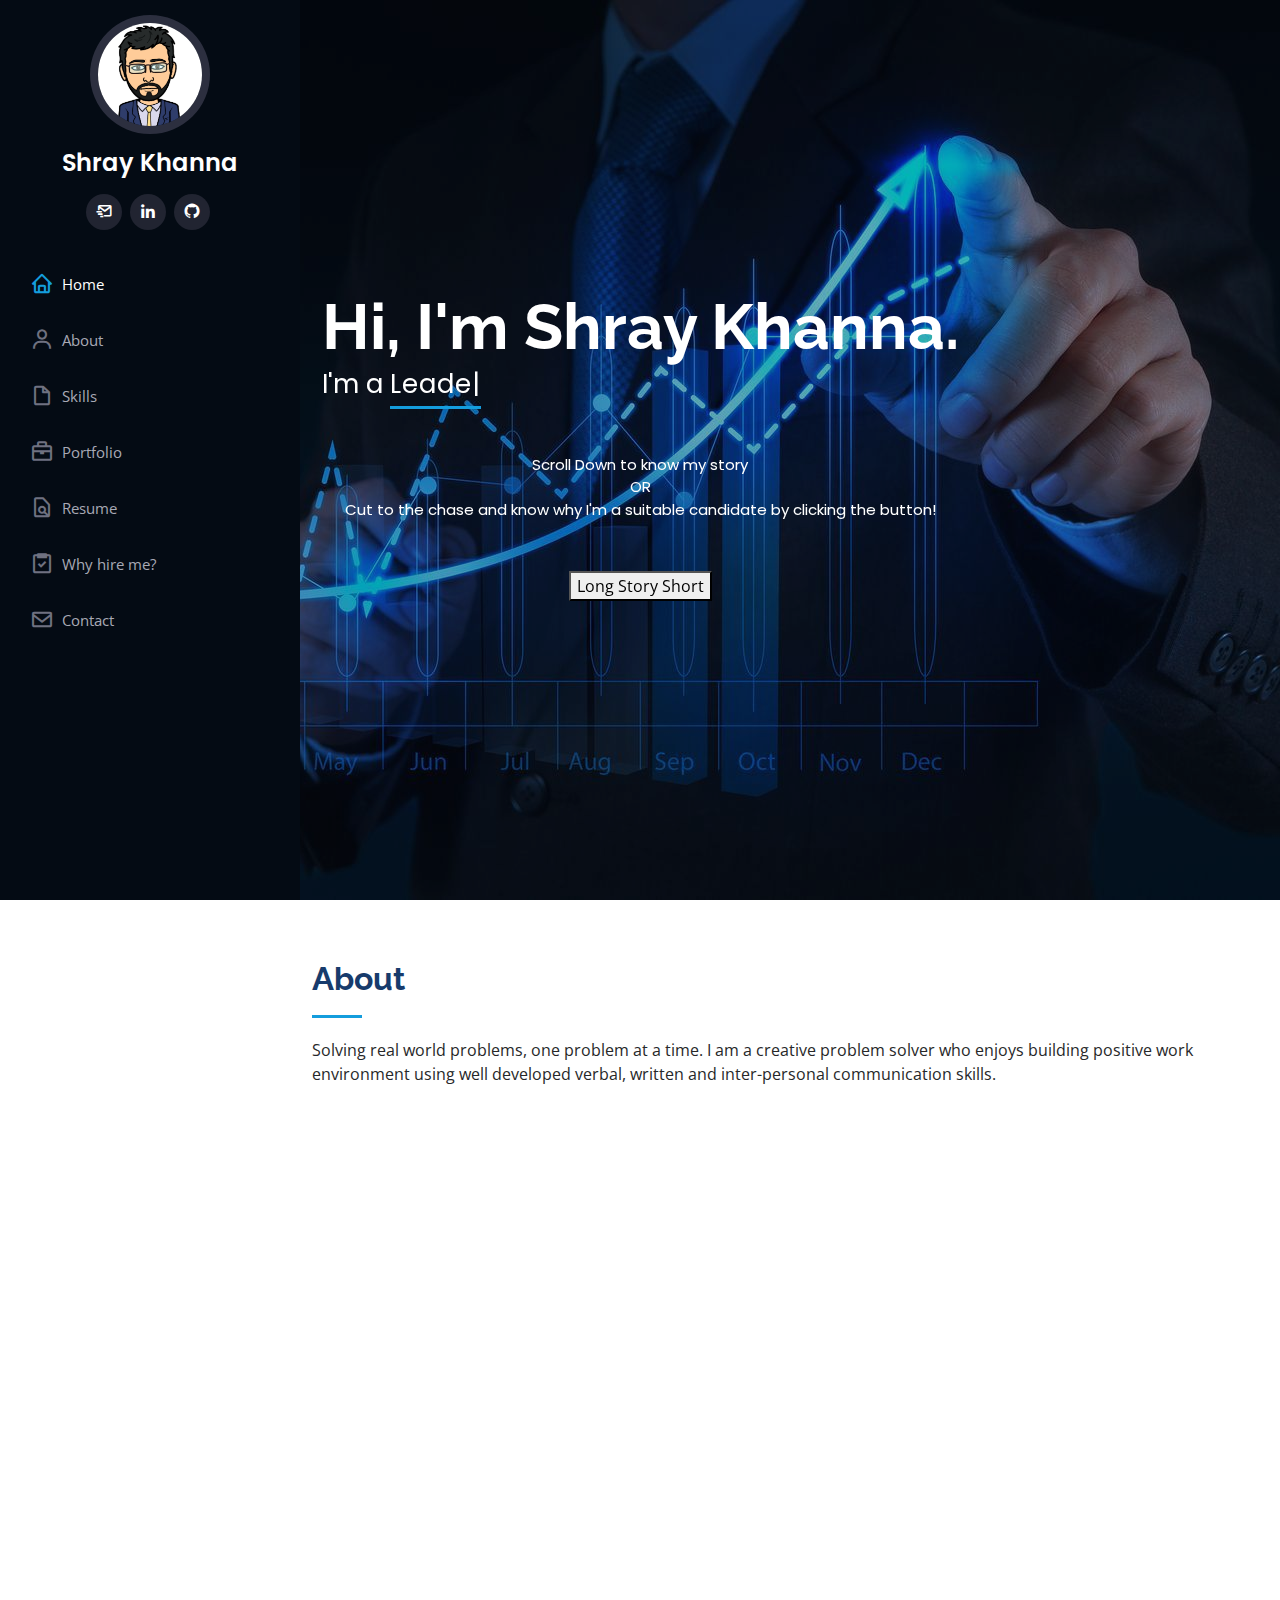
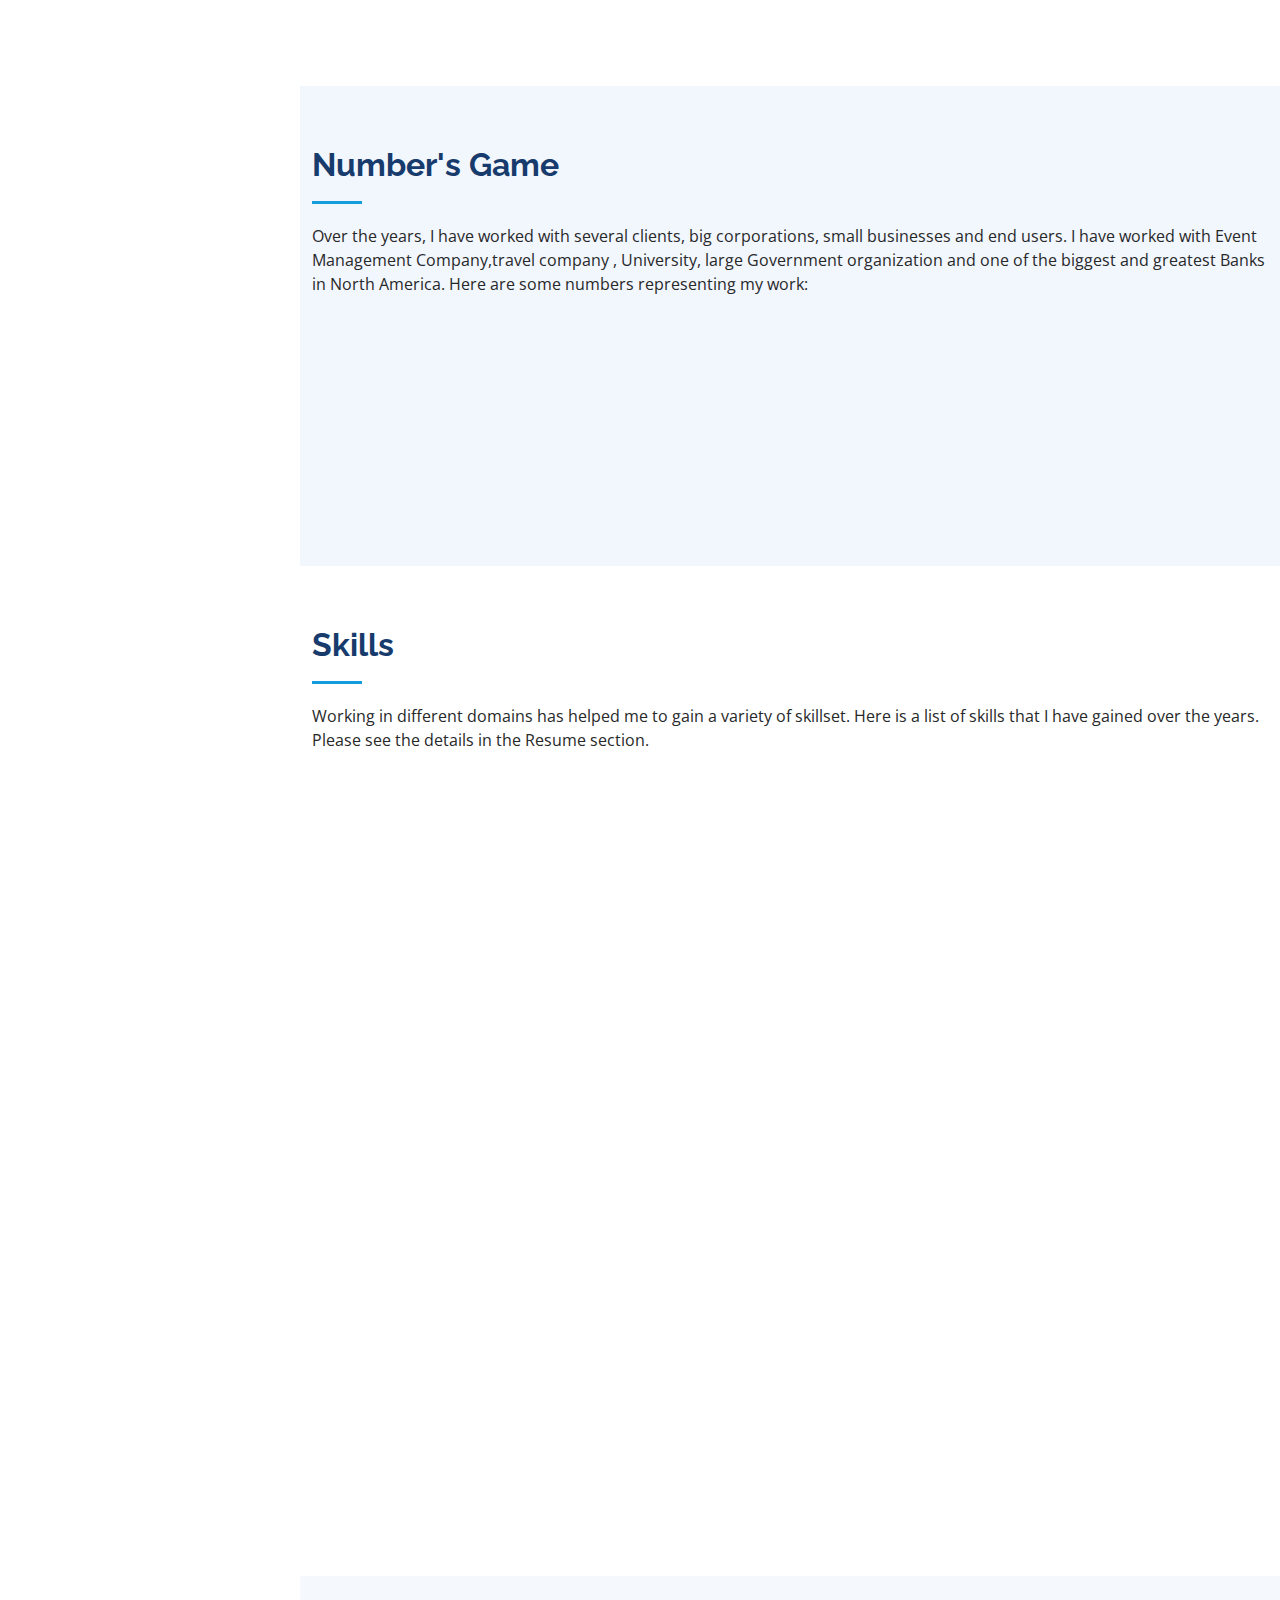
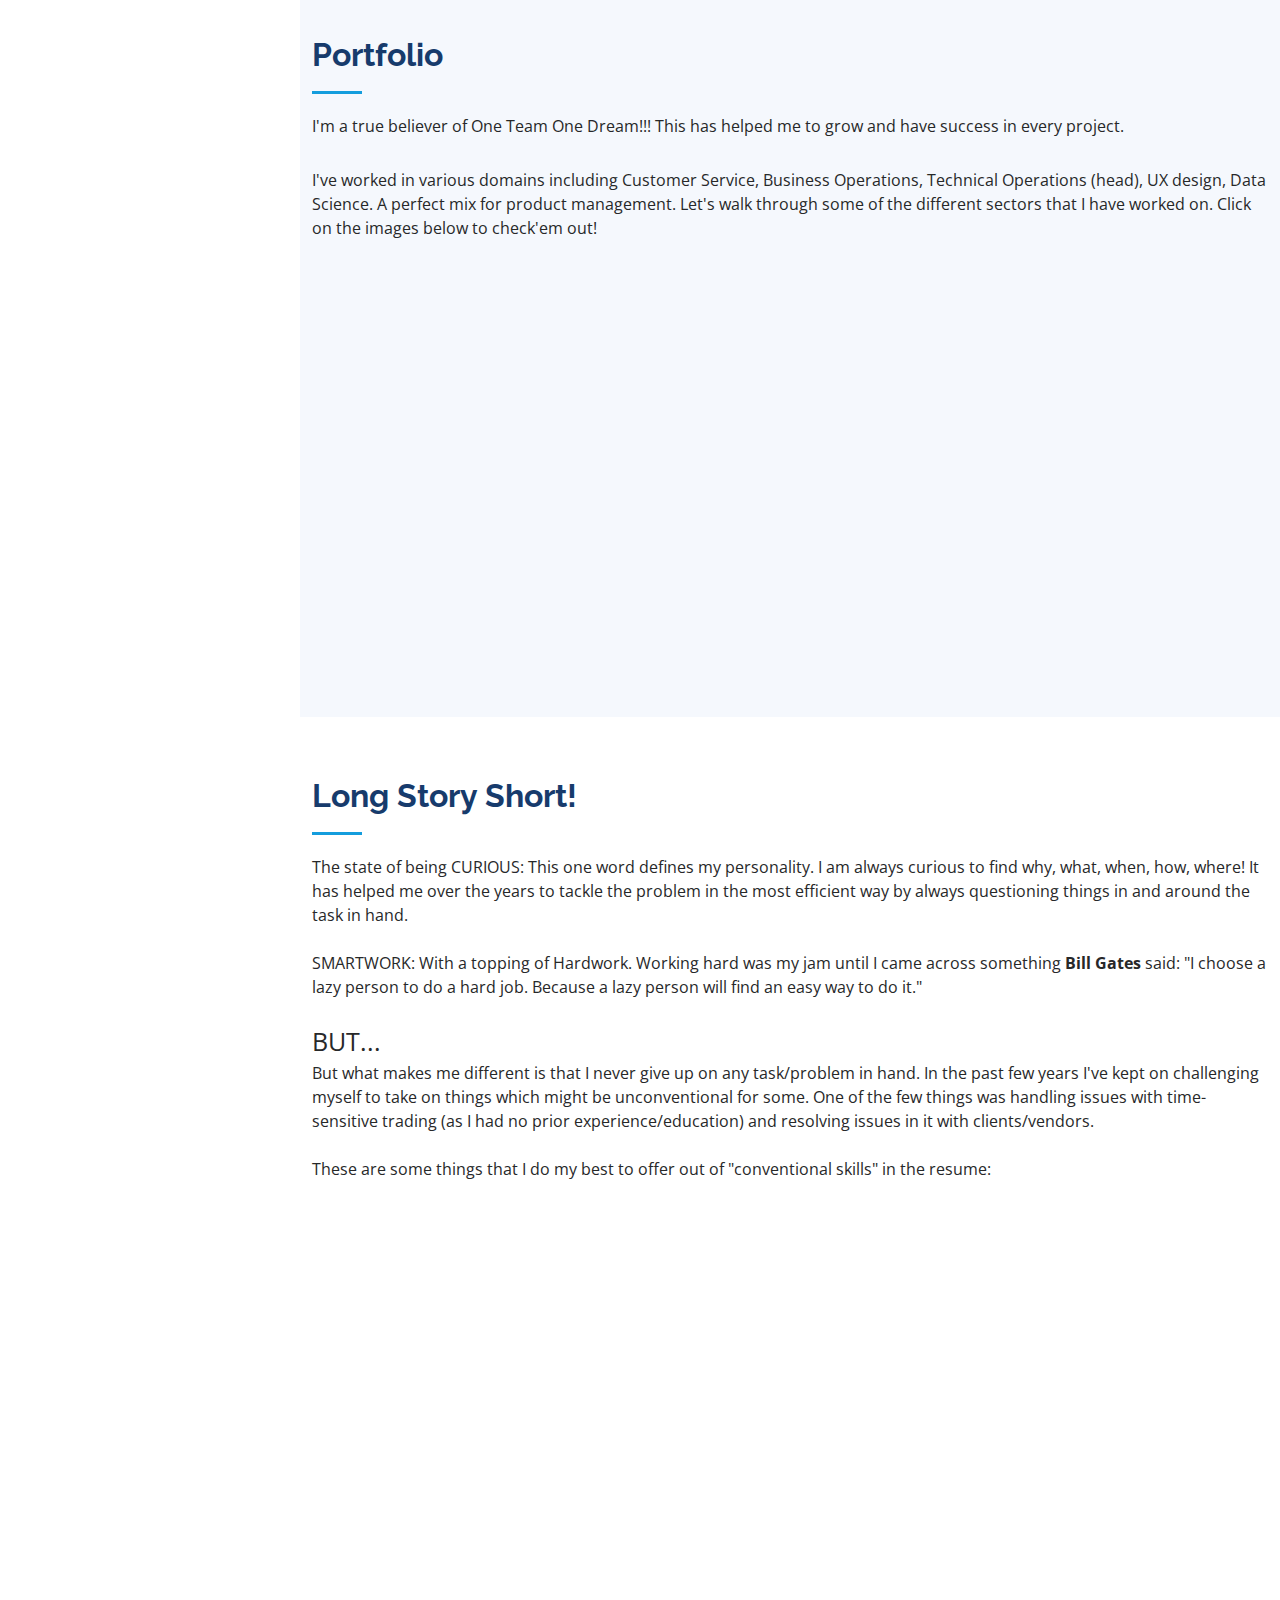
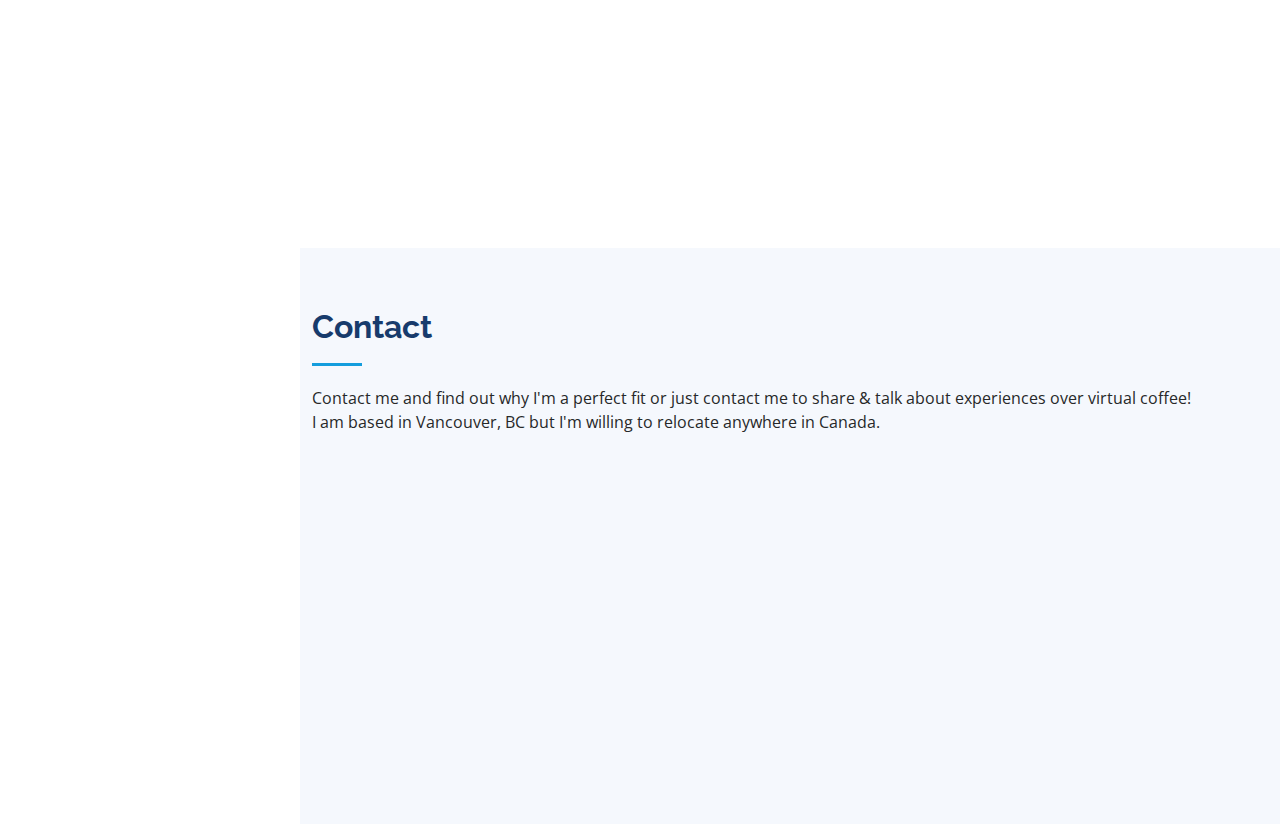
<file: index.html>
<!DOCTYPE html>
<html lang="en">

<head>
  <meta charset="utf-8">
  <meta content="width=device-width, initial-scale=1.0" name="viewport">

  <title>Shray Khanna</title>
  <meta content="" name="description">
  <meta content="" name="keywords">

  <!-- Favicons -->
  <link href="assets/img/sk.png" rel="icon">
  <link href="assets/img/sk.png" rel="apple-touch-icon">

  <!-- Google Fonts -->
  <link href="https://fonts.googleapis.com/css?family=Open+Sans:300,300i,400,400i,600,600i,700,700i|Raleway:300,300i,400,400i,500,500i,600,600i,700,700i|Poppins:300,300i,400,400i,500,500i,600,600i,700,700i" rel="stylesheet">

  <!-- Vendor CSS Files -->
  <link href="assets/vendor/bootstrap/css/bootstrap.min.css" rel="stylesheet">
  <link href="assets/vendor/icofont/icofont.min.css" rel="stylesheet">
  <link href="assets/vendor/boxicons/css/boxicons.min.css" rel="stylesheet">
  <link href="assets/vendor/venobox/venobox.css" rel="stylesheet">
  <link href="assets/vendor/owl.carousel/assets/owl.carousel.min.css" rel="stylesheet">
  <link href="assets/vendor/aos/aos.css" rel="stylesheet">

  <!-- Template Main CSS File -->
  <link href="assets/css/style.css" rel="stylesheet">

</head>

<body>

  <!-- ======= Mobile nav toggle button ======= -->
  <button type="button" class="mobile-nav-toggle d-xl-none"><i class="icofont-navigation-menu"></i></button>

  <!-- ======= Header ======= -->
  <header id="header">
    <div class="d-flex flex-column">

      <div class="profile">
        <img src="assets/img/bitmoji.png" alt="" class="img-fluid rounded-circle">
        <h1 class="text-light"><a href="index.html">Shray Khanna</a></h1>
        <div class="social-links mt-3 text-center">
          <a href="mailto:shray.khanna95@outlook.com" class="linkedin"><i class="bx bx-mail-send"></i></a>
          <a href="https://www.linkedin.com/in/shray-khanna/" class="linkedin"><i class="bx bxl-linkedin"></i></a>
          <a href="https://github.com/skhanna95" class="linkedin"><i class='bx bxl-github'></i></a>
        </div>
      </div>

      <nav class="nav-menu">
        <ul>
          <li class="active"><a href="index.html"><i class="bx bx-home"></i> <span>Home</span></a></li>
          <li><a href="#about"><i class="bx bx-user"></i> <span>About</span></a></li>
          <li><a href="#resume"><i class="bx bx-file-blank"></i> <span>Skills</span></a></li>
          <li><a href="#portfolio"><i class='bx bx-briefcase'></i> Portfolio</a></li>
          <li><a href="resume.html"><i class='bx bx-file-find' ></i> Resume</a></li>
          <li><a href="#services"><i class="bx bx-task"></i> Why hire me?</a></li>
          <li><a href="#contact"><i class="bx bx-envelope"></i> Contact</a></li>

        </ul>
      </nav><!-- .nav-menu -->
      <button type="button" class="mobile-nav-toggle d-xl-none"><i class="icofont-navigation-menu"></i></button>

    </div>
  </header><!-- End Header -->

  <!-- ======= Hero Section ======= -->
  <section id="hero" class="d-flex flex-column justify-content-center align-items-center">
    <div class="hero-container" data-aos="fade-in">
      <h1>Hi, I'm Shray Khanna.</h1>
      <p>I'm a <span class="typed" data-typed-items=" Leader, Collaborator, Multi-tasker, Problem Solver"></span></p>
      <div class="text-center"><p style="font-size:15px">Scroll Down to know my story <br>OR <br>Cut to the chase and know why I'm a suitable candidate by clicking the button!</p></div>
      <div class="text-center"><a href="#services"><button type="submit">Long Story Short</button></a></div>
    </div>
  </section><!-- End Hero -->

  <main id="main">

    <!-- ======= About Section ======= -->
    <section id="about" class="about">
      <div class="container">

        <div class="section-title">
          <h2>About</h2>
          <p>Solving real world problems, one problem at a time. 

			I am a creative problem solver who enjoys building positive work environment using well developed verbal, written and inter-personal communication skills. 

          	
          </p>
        </div>

        <div class="row">
          <div class="col-lg-4" data-aos="fade-right">
            <img src="assets/img/sk-biz-profile.jpg" class="img-fluid" alt="">
          </div>
          <div class="col-lg-8 pt-4 pt-lg-0 content" data-aos="fade-left">
            <h3>Product Management &amp; Operations</h3>
            <p class="font-italic">
            	I'm a professional with 3+ years of experience in management operations including leadership roles, analyst, customer service and financial operations. My most recent role with RBC as an Operations Analyst has given me both business and technical soundness on how to efficiently manage projects including time sensitive trade topics. I'm a multi-tasker and I thrive in a challenging environment.
              
            </p>
            <div class="row">
              <div class="col-lg-6">
                <ul>
                  <li><i class="icofont-rounded-right"></i> <strong>Email:</strong> shray.khanna95@gmail.com</li>
                  <li><i class="icofont-rounded-right"></i> <strong>Educational Qualification:</strong> Masters in Data Science (SFU)
                  </li>
                  <li><i class="icofont-rounded-right"></i> <strong>LinkedIn:</strong>linkedin.com/in/shray-khanna/</li>
                  
                </ul>
              </div>
              <div class="col-lg-6">
                <ul>
                	<li><i class="icofont-rounded-right"></i> <strong>Phone:</strong> +1-(604)729-7267</li>
                  <li><i class="icofont-rounded-right"></i> <strong>Certification:</strong>CSPO&reg;, CSM&reg;, Product Management, JIRA, Big Data, SQL, ML</li>
                  

                  <li><i class="icofont-rounded-right"></i> <strong>Website:</strong> www.skhanna.me</li>
                  
               
                   </ul>
              </div>
            </div>
            <p>
              My recent ventures include working on trades, handling deployments, managing time sensitive data and incidents. Having good communication and time management is an integral part of me which helps me to succeed. Building a healthy work environment and motivating my team by effective work delegation as well as involvement helps the company to grow continuously. My educational background helps me to leverage my knowledge to analyze data and combine it with my entrepreneurial mind to achieve success and help business prosper. 

            </p>
          </div>
        </div>

      </div>
    </section><!-- End About Section -->

    <!-- ======= Facts Section ======= -->
    <section id="facts" class="facts">
      <div class="container">

        <div class="section-title">
          <h2>Number's Game</h2>
          <p>Over the years, I have worked with several clients, big corporations, small businesses and end users. I have worked with Event Management Company,travel company , University, large Government organization and one of the biggest and greatest Banks in North America. Here are some numbers representing my work:</p>
        </div>

        <div class="row no-gutters">

          <div class="col-lg-3 col-md-6 d-md-flex align-items-md-stretch" data-aos="fade-up">
            <div class="count-box">
              <i class="icofont-users-social"></i>
              <span data-toggle="counter-up">500</span><i class="icofont-plus" id="pluss"></i>
              <p><strong>Happy Clients</strong></p> <p>*Across All Domains</p>
            </div>
          </div>

          <div class="col-lg-3 col-md-6 d-md-flex align-items-md-stretch" data-aos="fade-up" data-aos-delay="100">
            <div class="count-box">
              <i class="icofont-document-folder"></i>
              <span data-toggle="counter-up">50</span><i class="icofont-plus" id="pluss"></i>
              <p><strong>Major Projects</strong></p> <p> *Only in Financial and Event management Sector</p>
            </div>
          </div>

          <div class="col-lg-3 col-md-6 d-md-flex align-items-md-stretch" data-aos="fade-up" data-aos-delay="200">
            <div class="count-box">
              <i class="icofont-support-faq"></i>
              <span data-toggle="counter-up">1000</span><i class="icofont-plus" id="pluss"></i>
              <p><strong>Issue Resolution</strong></p> <p> *Include both Financial and University Sector</p>
            </div>
          </div>

          <div class="col-lg-3 col-md-6 d-md-flex align-items-md-stretch" data-aos="fade-up" data-aos-delay="300">
            <div class="count-box">
              <i class="icofont-dollar-plus"></i>
              <span data-toggle="counter-up">50,000</span><i class="icofont-plus" id="pluss"></i>
              <p><strong>Money Raised</strong></p><p> * in Event management for events and shows</p>
            </div>
          </div>

        </div>

      </div>
    </section><!-- End Facts Section -->

    
    <!-- ======= Resume Section ======= -->
    <section id="resume" class="resume">
      <div class="container">

        <div class="section-title">
          <h2>Skills</h2>
          <p>Working in different domains has helped me to gain a variety of skillset. Here is a list of skills that I have gained over the years. Please see the details in the Resume section.</p>
        </div>

        <div class="row">
          <div class="col-lg-6" data-aos="fade-up">
            <h3 class="resume-title">Product</h3>
            <div class="resume-item pb-0">
           
              
              <ul>
                <li>Teamwork &amp; Leadership</li>
                <li>User Analytics and Research</li>
                <li>Communication</li>
                <li>Discovery &amp; Strategy</li>
		<li>UX Design &amp; Planning</li>
              </ul>
            </div>

            <h3 class="resume-title">Analytical Tools</h3>
            <div class="resume-item pb-0">
           
              
              <ul>
                <li>PySpark</li>
                <li>JupyterHub</li>
                <li>MS OFFICE</li>
		<li>SQL Studio</li>
		<li>Cloud Engine based analysis</li>
                
              </ul>
            </div>

             <h3 class="resume-title">Visualization Tools</h3>
            <div class="resume-item pb-0">
           
              
              <ul>
                <li>Tableau</li>
                <li>Power BI</li>
                <li>Plotly</li>
                <li>D3.JS</li>
                <li>Matplotlib</li>
              </ul>
            </div>
        
          </div>
          <div class="col-lg-6" data-aos="fade-up" data-aos-delay="100">
            <h3 class="resume-title">Data &amp; Languages</h3>
            <div class="resume-item pb-0">
           
              
              <ul>
                <li>Machine Learning</li>
                <li>NLP</li>
                <li>Big Data</li>
                <li>Pattern Finding</li>
                <li>Statistics</li>
		<li>Python</li>
                <li>SQL</li>
                <li>Big Query</li>
                
                
              </ul>
            </div>
           
            <h3 class="resume-title">Applications</h3>
            <div class="resume-item pb-0">
           
              
              <ul>
                <li>CRM-Salesforce</li>
                <li>JIRA/Confluence</li>
                <li>Airflow (Job Scheduler)</li>
                <li>PostgreSQL/MSSQL</li>
                <Li>Microsoft Office</Li>
                <Li>Live Trading Application </Li>
                
              </ul>
            </div>
          </div>
        </div>

      </div>
    </section><!-- End Resume Section -->

    <!-- ======= Portfolio Section ======= -->
    <section id="portfolio" class="portfolio section-bg">
      <div class="container">

        <div class="section-title">
          <h2>Portfolio</h2>
          <p>I'm a true believer of One Team One Dream!!! This has helped me to grow and have success in every project. </p>
        </div>
       
        <p>I've worked in various domains including Customer Service, Business Operations, Technical Operations (head), UX design, Data Science. A perfect mix for product management.
		Let's walk through some of the different sectors that I have worked on. Click on the images below to check'em out!</p>

        <div class="row portfolio-container" data-aos="fade-up" data-aos-delay="100">
        	
          <div class="col-lg-4 col-md-6 portfolio-item filter-app">
            <div class="portfolio-wrap">
              <img src="assets/img/portfolio/project-manager.png" class="img-fluid" alt="project-management">
              <div class="portfolio-links">
           
                <a href="project-manager.html" title="More Details"><i class="bx bx-link"></i></a>
              </div>
            </div>
          </div>

          <div class="col-lg-4 col-md-6 portfolio-item filter-web">
            <div class="portfolio-wrap">
              <img src="assets/img/portfolio/trading.jpg" class="img-fluid" alt="Operations">
              <div class="portfolio-links">
                
                <a href="operations.html" title="More Details"><i class="bx bx-link"></i></a>
              </div>
            </div>
          </div>

          <div class="col-lg-4 col-md-6 portfolio-item filter-app">
            <div class="portfolio-wrap">
              <img src="assets/img/portfolio/data-science.jpg" class="img-fluid" alt="data-science">
              <div class="portfolio-links">
                
                <a href="data-science.html" title="More Details"><i class="bx bx-link"></i></a>
              </div>
            </div>
          </div>

          <div class="col-lg-4 col-md-6 portfolio-item filter-card">
            <div class="portfolio-wrap">
              <img src="assets/img/portfolio/customer-service.png" class="img-fluid" alt="customer-service.png">
              <div class="portfolio-links">
                
                <a href="customer-service.html" title="More Details"><i class="bx bx-link"></i></a>
              </div>
            </div>
          </div>

      

        </div>

      </div>
    </section><!-- End Portfolio Section -->

    <!-- ======= Services Section ======= -->
    <section id="services" class="services">
      <div class="container">

        <div class="section-title">
          <h2>Long Story Short!</h2>
          <p>The state of being CURIOUS: This one word defines my personality. I am always curious to find why, what, when, how, where! It has helped me over the years to tackle the problem in the most efficient way by always questioning things in and around the task in hand.
          </p><br/>
          <p>SMARTWORK: With a topping of Hardwork. Working hard was my jam until I came across something <strong>Bill Gates</strong> said: "I choose a lazy person to do a hard job. Because a lazy person will find an easy way to do it."
          </p><br />
         <p style="font-size:25px">BUT...</p>

          <p> <stong> But what makes me different is that I never give up on any task/problem in hand. In the past few years I've kept on challenging myself to take on things which might be unconventional for some. One of the few things was handling issues with time-sensitive trading (as I had no prior experience/education) and resolving issues in it with clients/vendors. </stong></p><br />

          <p>These are some things that I do my best to offer out of "conventional skills" in the resume:</p>

        </div>

        <div class="row">
          <div class="col-lg-4 col-md-6 icon-box" data-aos="fade-up">
            <div class="icon"><i class='bx bx-target-lock' ></i></div>
            <h4 class="title"><a href="#services">Commitment</a></h4>
            <p class="description">Being a 110% committed to the task/problem/project not only for my success but seeing the company's success first.</p>
          </div>
          <div class="col-lg-4 col-md-6 icon-box" data-aos="fade-up" data-aos-delay="100">
            <div class="icon"><i class='bx bxs-magic-wand' ></i></div>
            <h4 class="title"><a href="#services">Creativity</a></h4>
            <p class="description">Creativity is the key to success! I always try to add my original ideas and adapt in order to make the best out every scenario. Thinking of possible ways to help different departments in any use-case in order for the company to make profit out of any project they invest in.</p>
          </div>
          <div class="col-lg-4 col-md-6 icon-box" data-aos="fade-up" data-aos-delay="200">
            <div class="icon"><i class="icofont-learn"></i></div>
            <h4 class="title"><a href="#services">Knack of Learning</a></h4>
            <p class="description">To me, knowledge is the greatest power. I think being an avid learner is what helps me sto grow and make my projects more profitable for the company.</p>
          </div>
          <div class="col-lg-4 col-md-6 icon-box" data-aos="fade-up" data-aos-delay="300">
            <div class="icon"><i class='bx bx-conversation' ></i></div>
            <h4 class="title"><a href="#services">Communication</a></h4>
            <p class="description">This one skill is I think what makes you phenomena. I'm always in a state of improving my communication in order for me to grow so that I can make the projects more seamless for all.</p>
          </div>
          <div class="col-lg-4 col-md-6 icon-box" data-aos="fade-up" data-aos-delay="400">
            <div class="icon"><i class="icofont-users-social"></i></div>
            <h4 class="title"><a href="#services">Collaboration</a></h4>
            <p class="description">Team (or company/project) first! I believe in collobaroating and building a healthy work environment to succeed in tasks as I think if a team/company is successful then I'll succeed.</p>
          </div>
          <div class="col-lg-4 col-md-6 icon-box" data-aos="fade-up" data-aos-delay="500">
            <div class="icon"><i class="icofont-boot"></i></i></div>
            <h4 class="title"><a href="#services">Sneaker Collecting</a></h4>
            <p class="description">Not sure if this one helps but I am an avid sneaker collector (especially retro Jordans). This keeps me motivated to work hard, smart, be committed, collaborate and improve communication so that I can keep increasing my collection! </p>
          </div>
        </div>

      </div>
    </section><!-- End Services Section -->

    

    <!-- ======= Contact Section ======= -->
    <section id="contact" class="contact">
      <div class="container">

        <div class="section-title">
          <h2>Contact</h2>
          <p> Contact me and find out why I'm a perfect fit or just contact me to share & talk about experiences over virtual coffee!
          	<br >
          I am based in Vancouver, BC but I'm willing to relocate anywhere in Canada.</p>
        </div>

        <div class="row" data-aos="fade-in">

          <div class="col-lg-5 d-flex align-items-stretch">
            <div class="info">
              <div class="address">
                <i class="icofont-google-map"></i>
                <h4>Location:</h4>
                <p> Vancouver, BC, Canada-V3H1S5</p>
              </div>

              <div class="email">
                <i class="icofont-envelope"></i>
                <h4>Email:</h4>
                <p>shray.khanna95@gmail.com</p>
              </div>

             
            </div>

          </div>


        
        </div>

      </div>
    </section><!-- End Contact Section -->

  </main><!-- End #main -->

  <!-- ======= Footer ======= -->
  <footer id="footer">
    <div class="container">
     
     
    </div>
  </footer><!-- End  Footer -->

  <a href="#" class="back-to-top"><i class="icofont-simple-up"></i></a>

  <!-- Vendor JS Files -->
  <script src="assets/vendor/jquery/jquery.min.js"></script>
  <script src="assets/vendor/bootstrap/js/bootstrap.bundle.min.js"></script>
  <script src="assets/vendor/jquery.easing/jquery.easing.min.js"></script>
  <script src="assets/vendor/php-email-form/validate.js"></script>
  <script src="assets/vendor/waypoints/jquery.waypoints.min.js"></script>
  <script src="assets/vendor/counterup/counterup.min.js"></script>
  <script src="assets/vendor/isotope-layout/isotope.pkgd.min.js"></script>
  <script src="assets/vendor/venobox/venobox.min.js"></script>
  <script src="assets/vendor/owl.carousel/owl.carousel.min.js"></script>
  <script src="assets/vendor/typed.js/typed.min.js"></script>
  <script src="assets/vendor/aos/aos.js"></script>

  <!-- Template Main JS File -->
  <script src="assets/js/main.js"></script>

</body>

</html>
</file>
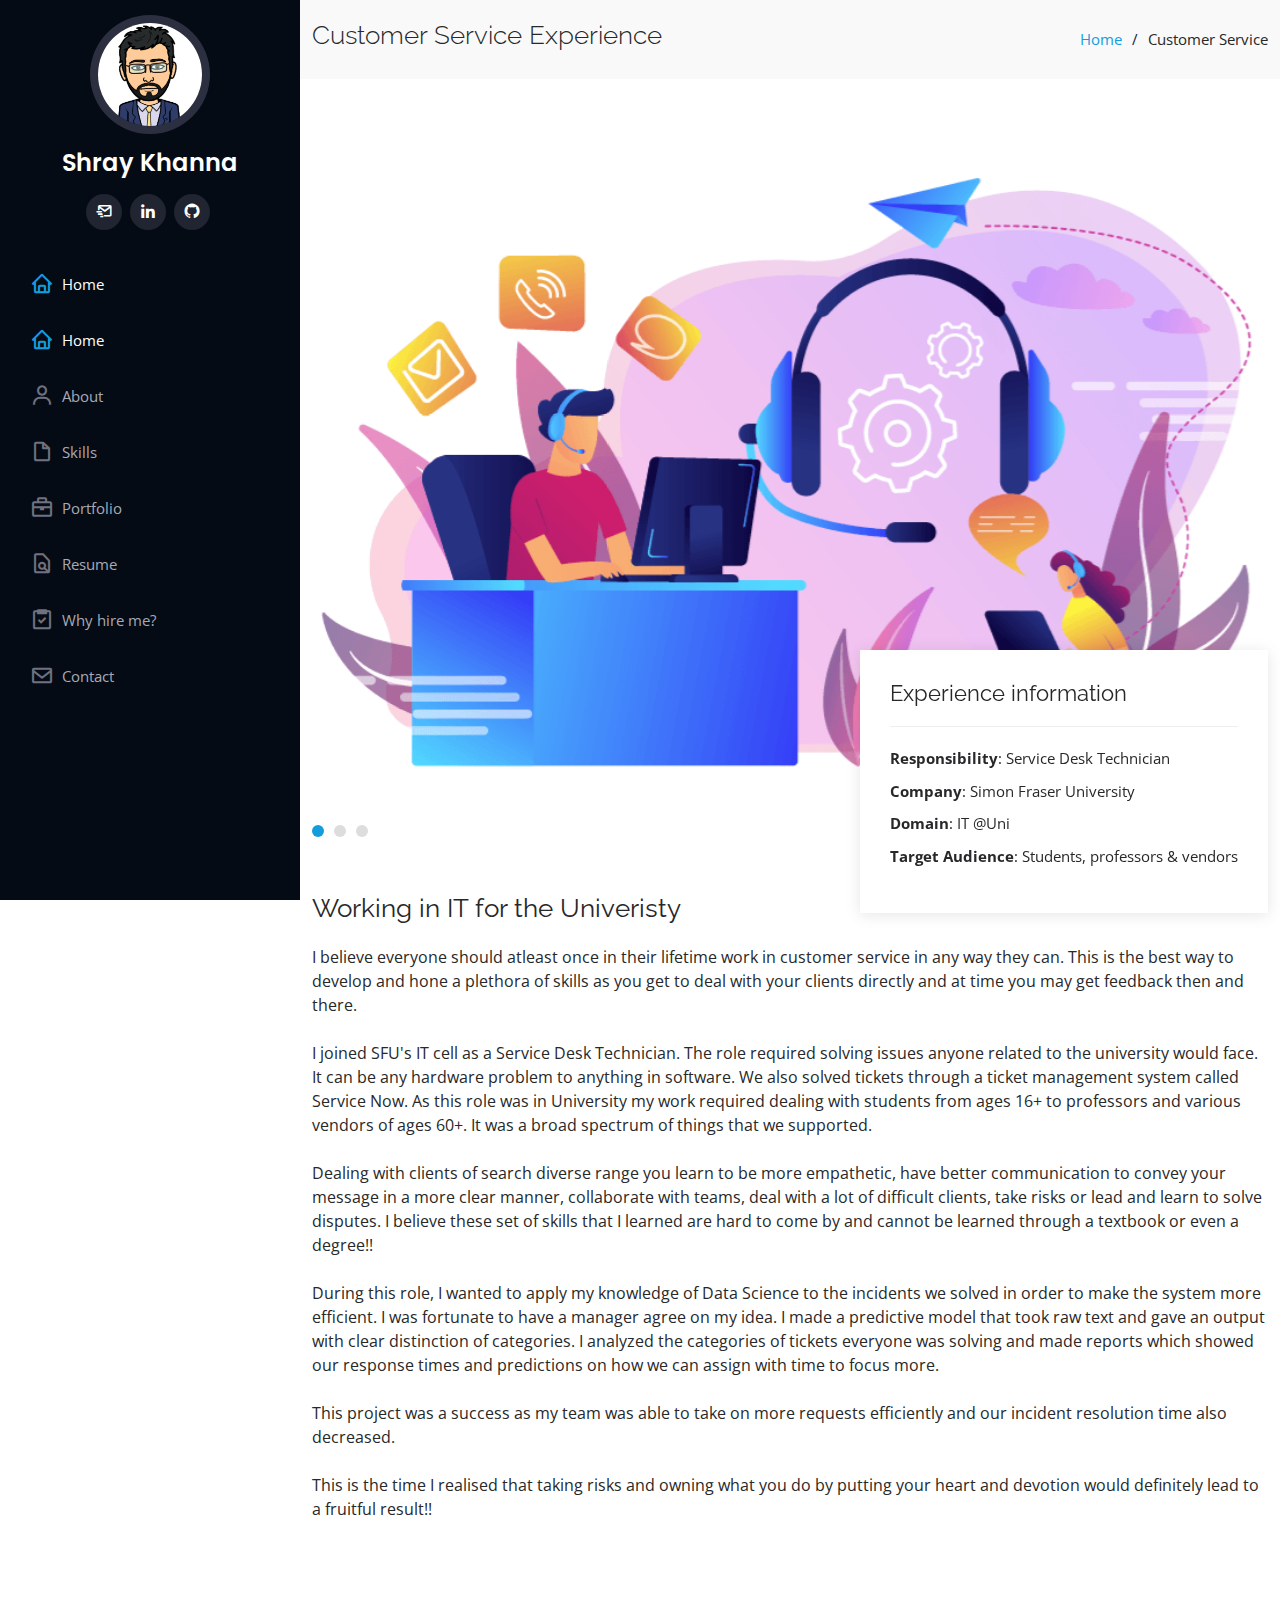
<file: customer-service.html>
<!DOCTYPE html>
<html lang="en">

<head>
  <meta charset="utf-8">
  <meta content="width=device-width, initial-scale=1.0" name="viewport">

  <title>Shray Khanna</title>
  <meta content="" name="description">
  <meta content="" name="keywords">

  <!-- Favicons -->
  <link href="assets/img/sk.png" rel="icon">
  <link href="assets/img/sk.png" rel="apple-touch-icon">

  <!-- Google Fonts -->
  <link href="https://fonts.googleapis.com/css?family=Open+Sans:300,300i,400,400i,600,600i,700,700i|Raleway:300,300i,400,400i,500,500i,600,600i,700,700i|Poppins:300,300i,400,400i,500,500i,600,600i,700,700i" rel="stylesheet">

  <!-- Vendor CSS Files -->
  <link href="assets/vendor/bootstrap/css/bootstrap.min.css" rel="stylesheet">
  <link href="assets/vendor/icofont/icofont.min.css" rel="stylesheet">
  <link href="assets/vendor/boxicons/css/boxicons.min.css" rel="stylesheet">
  <link href="assets/vendor/venobox/venobox.css" rel="stylesheet">
  <link href="assets/vendor/owl.carousel/assets/owl.carousel.min.css" rel="stylesheet">
  <link href="assets/vendor/aos/aos.css" rel="stylesheet">

  <!-- Template Main CSS File -->
  <link href="assets/css/style.css" rel="stylesheet">

</head>

<body>

  <!-- ======= Mobile nav toggle button ======= -->
  <button type="button" class="mobile-nav-toggle d-xl-none"><i class="icofont-navigation-menu"></i></button>

  <!-- ======= Header ======= -->
  <header id="header">
    <div class="d-flex flex-column">

      <div class="profile">
        <img src="assets/img/bitmoji.png" alt="" class="img-fluid rounded-circle">
        <h1 class="text-light"><a href="index.html">Shray Khanna</a></h1>
        <div class="social-links mt-3 text-center">
          <a href="mailto:shray.khanna95@outlook.com" class="linkedin"><i class="bx bx-mail-send"></i></a>
          <a href="https://www.linkedin.com/in/shray-khanna/" class="linkedin"><i class="bx bxl-linkedin"></i></a>
          <a href="https://github.com/skhanna95" class="linkedin"><i class='bx bxl-github'></i></a>
        </div>
      </div>

      <nav class="nav-menu">
        <ul>
          <li class="active"><a href="index.html"><i class="bx bx-home"></i> <span>Home</span></a></li>
          <li class="active"><a href="index.html"><i class="bx bx-home"></i> <span>Home</span></a></li>
          <li><a href="index.html"><i class="bx bx-user"></i> <span>About</span></a></li>
          <li><a href="index.html"><i class="bx bx-file-blank"></i> <span>Skills</span></a></li>
          <li><a href="index.html"><i class='bx bx-briefcase'></i> Portfolio</a></li>
          <li><a href="resume.html"><i class='bx bx-file-find' ></i> Resume</a></li>
          <li><a href="index.html"><i class="bx bx-task"></i> Why hire me?</a></li>
          <li><a href="index.html"><i class="bx bx-envelope"></i> Contact</a></li>

        </ul>
      </nav><!-- .nav-menu -->
      <button type="button" class="mobile-nav-toggle d-xl-none"><i class="icofont-navigation-menu"></i></button>

    </div>
  </header><!-- End Header -->
  <main id="main">

    <!-- ======= Breadcrumbs ======= -->
    <section id="breadcrumbs" class="breadcrumbs">
      <div class="container">

        <div class="d-flex justify-content-between align-items-center">
          <h2>Customer Service Experience</h2>
          <ol>
            <li><a href="index.html">Home</a></li>
            <li>Customer Service</li>
          </ol>
        </div>

      </div>
    </section><!-- End Breadcrumbs -->

    <!-- ======= Portfolio Details Section ======= -->
    <section id="portfolio-details" class="portfolio-details">
      <div class="container">

        <div class="portfolio-details-container">

          <div class="owl-carousel portfolio-details-carousel">
            <img src="assets/img/portfolio/Caller-satisfaction-e1557488434460.png" class="img-fluid" alt="">
            <img src="assets/img/portfolio/time.jpg" class="img-fluid" alt="">
            <img src="assets/img/portfolio/communication.jpg" class="img-fluid" alt="">
            
          </div>

          <div class="portfolio-info">
            <h3>Experience information</h3>
            <ul>
              <li><strong>Responsibility</strong>: Service Desk Technician</li>
              <li><strong>Company</strong>: Simon Fraser University</li>
              <li><strong>Domain</strong>: IT @Uni</li>
              <li><strong>Target Audience</strong>: Students, professors & vendors</li>
            </ul>
          </div>

        </div>

        <div class="portfolio-description">
          <h2>Working in IT for the Univeristy</h2>
          <p>
            I believe everyone should atleast once in their lifetime work in customer service in any way they can. This is the best way to develop and hone a plethora of skills as you get to deal with your clients directly and at time you may get feedback then and there. <br><br>

            I joined SFU's IT cell as a Service Desk Technician. The role required solving issues anyone related to the university would face. It can be any hardware problem to anything in software. We also solved tickets through a ticket management system called Service Now. As this role was in University my work required dealing with students from ages 16+ to professors and various vendors of ages 60+. It was a broad spectrum of things that we supported. <br><br>

            Dealing with clients of search diverse range you learn to be more empathetic, have better communication to convey your message in a more clear manner, collaborate with teams, deal with a lot of difficult clients, take risks or lead and learn to solve disputes. I believe these set of skills that I learned are hard to come by and cannot be learned through a textbook or even a degree!!<br><br>

            During this role, I wanted to apply my knowledge of Data Science to the incidents we solved in order to make the system more efficient. I was fortunate to have a manager agree on my idea. I made a predictive model that took raw text and gave an output with clear distinction of categories. I analyzed the categories of tickets everyone was solving and made reports which showed our response times and predictions on how we can assign with time to focus more.<br><br>
            This project was a success as my team was able to take on more requests efficiently and our incident resolution time also decreased.<br>

            <br>
            This is the time I realised that taking risks and owning what you do by putting your heart and devotion would definitely lead to a fruitful result!!


          </p>
        </div>

      </div>
    </section><!-- End Portfolio Details Section -->

  </main><!-- End #main -->

  <!-- ======= Footer ======= -->

  <a href="#" class="back-to-top"><i class="icofont-simple-up"></i></a>

  <!-- Vendor JS Files -->
  <script src="assets/vendor/jquery/jquery.min.js"></script>
  <script src="assets/vendor/bootstrap/js/bootstrap.bundle.min.js"></script>
  <script src="assets/vendor/jquery.easing/jquery.easing.min.js"></script>
  <script src="assets/vendor/php-email-form/validate.js"></script>
  <script src="assets/vendor/waypoints/jquery.waypoints.min.js"></script>
  <script src="assets/vendor/counterup/counterup.min.js"></script>
  <script src="assets/vendor/isotope-layout/isotope.pkgd.min.js"></script>
  <script src="assets/vendor/venobox/venobox.min.js"></script>
  <script src="assets/vendor/owl.carousel/owl.carousel.min.js"></script>
  <script src="assets/vendor/typed.js/typed.min.js"></script>
  <script src="assets/vendor/aos/aos.js"></script>

  <!-- Template Main JS File -->
  <script src="assets/js/main.js"></script>

</body>

</html>
</file>
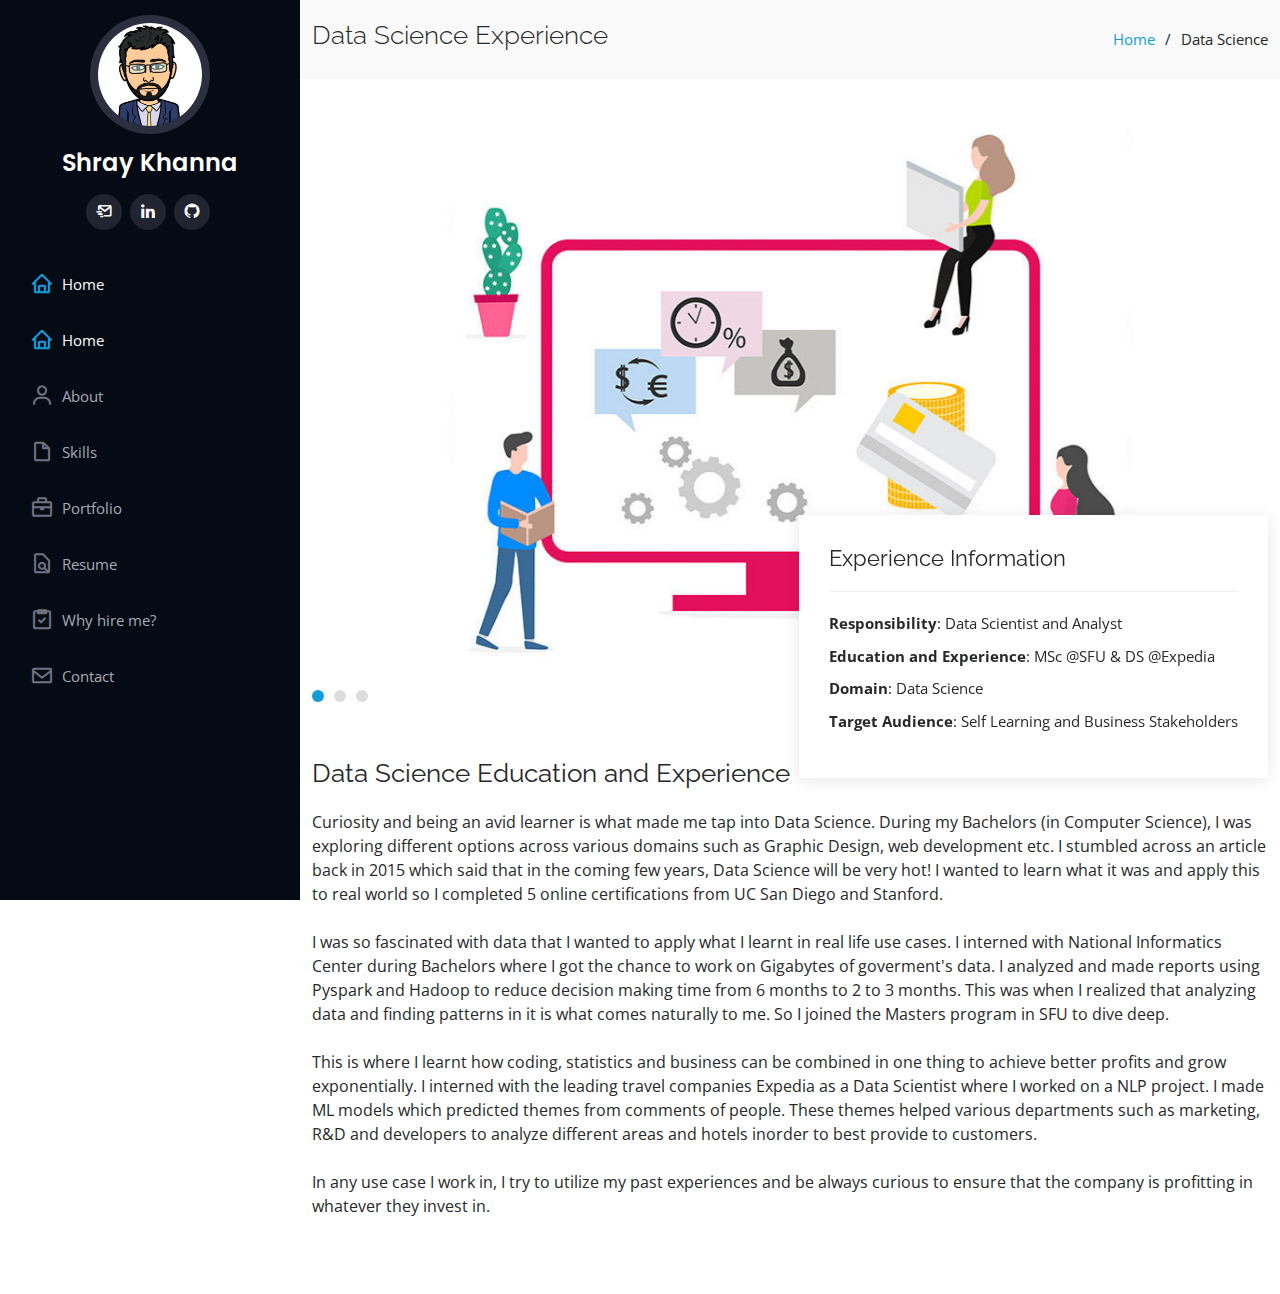
<file: data-science.html>
<!DOCTYPE html>
<html lang="en">

<head>
  <meta charset="utf-8">
  <meta content="width=device-width, initial-scale=1.0" name="viewport">

  <title>Shray Khanna</title>
  <meta content="" name="description">
  <meta content="" name="keywords">

  <!-- Favicons -->
  <link href="assets/img/sk.png" rel="icon">
  <link href="assets/img/sk.png" rel="apple-touch-icon">

  <!-- Google Fonts -->
  <link href="https://fonts.googleapis.com/css?family=Open+Sans:300,300i,400,400i,600,600i,700,700i|Raleway:300,300i,400,400i,500,500i,600,600i,700,700i|Poppins:300,300i,400,400i,500,500i,600,600i,700,700i" rel="stylesheet">

  <!-- Vendor CSS Files -->
  <link href="assets/vendor/bootstrap/css/bootstrap.min.css" rel="stylesheet">
  <link href="assets/vendor/icofont/icofont.min.css" rel="stylesheet">
  <link href="assets/vendor/boxicons/css/boxicons.min.css" rel="stylesheet">
  <link href="assets/vendor/venobox/venobox.css" rel="stylesheet">
  <link href="assets/vendor/owl.carousel/assets/owl.carousel.min.css" rel="stylesheet">
  <link href="assets/vendor/aos/aos.css" rel="stylesheet">

  <!-- Template Main CSS File -->
  <link href="assets/css/style.css" rel="stylesheet">

</head>

<body>

  <!-- ======= Mobile nav toggle button ======= -->
  <button type="button" class="mobile-nav-toggle d-xl-none"><i class="icofont-navigation-menu"></i></button>

  <!-- ======= Header ======= -->
  <header id="header">
    <div class="d-flex flex-column">

      <div class="profile">
        <img src="assets/img/bitmoji.png" alt="" class="img-fluid rounded-circle">
        <h1 class="text-light"><a href="index.html">Shray Khanna</a></h1>
        <div class="social-links mt-3 text-center">
          <a href="mailto:shray.khanna95@outlook.com" class="linkedin"><i class="bx bx-mail-send"></i></a>
          <a href="https://www.linkedin.com/in/shray-khanna/" class="linkedin"><i class="bx bxl-linkedin"></i></a>
          <a href="https://github.com/skhanna95" class="linkedin"><i class='bx bxl-github'></i></a>
        </div>
      </div>

      <nav class="nav-menu">
        <ul>
          <li class="active"><a href="index.html"><i class="bx bx-home"></i> <span>Home</span></a></li>
          <li class="active"><a href="index.html"><i class="bx bx-home"></i> <span>Home</span></a></li>
          <li><a href="index.html"><i class="bx bx-user"></i> <span>About</span></a></li>
          <li><a href="index.html"><i class="bx bx-file-blank"></i> <span>Skills</span></a></li>
          <li><a href="index.html"><i class='bx bx-briefcase'></i> Portfolio</a></li>
          <li><a href="resume.html"><i class='bx bx-file-find' ></i> Resume</a></li>
          <li><a href="index.html"><i class="bx bx-task"></i> Why hire me?</a></li>
          <li><a href="index.html"><i class="bx bx-envelope"></i> Contact</a></li>

        </ul>
      </nav><!-- .nav-menu -->
      <button type="button" class="mobile-nav-toggle d-xl-none"><i class="icofont-navigation-menu"></i></button>

    </div>
  </header><!-- End Header -->
  <main id="main">

    <!-- ======= Breadcrumbs ======= -->
    <section id="breadcrumbs" class="breadcrumbs">
      <div class="container">

        <div class="d-flex justify-content-between align-items-center">
          <h2>Data Science Experience</h2>
          <ol>
            <li><a href="index.html">Home</a></li>
            <li>Data Science</li>
          </ol>
        </div>

      </div>
    </section><!-- End Breadcrumbs -->

    <!-- ======= Portfolio Details Section ======= -->
    <section id="portfolio-details" class="portfolio-details">
      <div class="container">

        <div class="portfolio-details-container">

          <div class="owl-carousel portfolio-details-carousel">
            <img src="assets/img/portfolio/50-1-1024x600.jpg" class="img-fluid" alt="">
            <img src="assets/img/portfolio/pm-work.png" class="img-fluid" alt="">
            <img src="assets/img/portfolio/strategize.png" class="img-fluid" alt="">
          </div>

          <div class="portfolio-info">
            <h3>Experience Information</h3>
            <ul>
              <li><strong>Responsibility</strong>: Data Scientist and Analyst</li>
              <li><strong>Education and Experience</strong>: MSc @SFU & DS @Expedia</li>
              <li><strong>Domain</strong>: Data Science</li>
              <li><strong>Target Audience</strong>: Self Learning and Business Stakeholders</li>
            </ul>
          </div>

        </div>

        <div class="portfolio-description">
          <h2>Data Science Education and Experience</h2>
          <p>
            Curiosity and being an avid learner is what made me tap into Data Science. During my Bachelors (in Computer Science), I was exploring different options across various domains such as Graphic Design, web development etc. I stumbled across an article back in 2015 which said that in the coming few years, Data Science will be very hot! I wanted to learn what it was and apply this to real world so I completed 5 online certifications from UC San Diego and Stanford. <br><br>

            I was so fascinated with data that I wanted to apply what I learnt in real life use cases. I interned with National Informatics Center during Bachelors where I got the chance to work on Gigabytes of goverment's data. I analyzed and made reports using Pyspark and Hadoop to reduce decision making time from 6 months to 2 to 3 months. This was when I realized that analyzing data and finding patterns in it is what comes naturally to me. So I joined the Masters program in SFU to dive deep.<br><br>

            This is where I learnt how coding, statistics and business can be combined in one thing to achieve better profits and grow exponentially. I interned with the leading travel companies Expedia as a Data Scientist where I worked on a NLP project. I made ML models which predicted themes from comments of people. These themes helped various departments such as marketing, R&D and developers to analyze different areas and hotels inorder to best provide to customers.<br><br>

            In any use case I work in, I try to utilize my past experiences and be always curious to ensure that the company is profitting in whatever they invest in.


          </p>
        </div>

      </div>
    </section><!-- End Portfolio Details Section -->

  </main><!-- End #main -->

  <!-- ======= Footer ======= -->

  <a href="#" class="back-to-top"><i class="icofont-simple-up"></i></a>

  <!-- Vendor JS Files -->
  <script src="assets/vendor/jquery/jquery.min.js"></script>
  <script src="assets/vendor/bootstrap/js/bootstrap.bundle.min.js"></script>
  <script src="assets/vendor/jquery.easing/jquery.easing.min.js"></script>
  <script src="assets/vendor/php-email-form/validate.js"></script>
  <script src="assets/vendor/waypoints/jquery.waypoints.min.js"></script>
  <script src="assets/vendor/counterup/counterup.min.js"></script>
  <script src="assets/vendor/isotope-layout/isotope.pkgd.min.js"></script>
  <script src="assets/vendor/venobox/venobox.min.js"></script>
  <script src="assets/vendor/owl.carousel/owl.carousel.min.js"></script>
  <script src="assets/vendor/typed.js/typed.min.js"></script>
  <script src="assets/vendor/aos/aos.js"></script>

  <!-- Template Main JS File -->
  <script src="assets/js/main.js"></script>

</body>

</html>
</file>
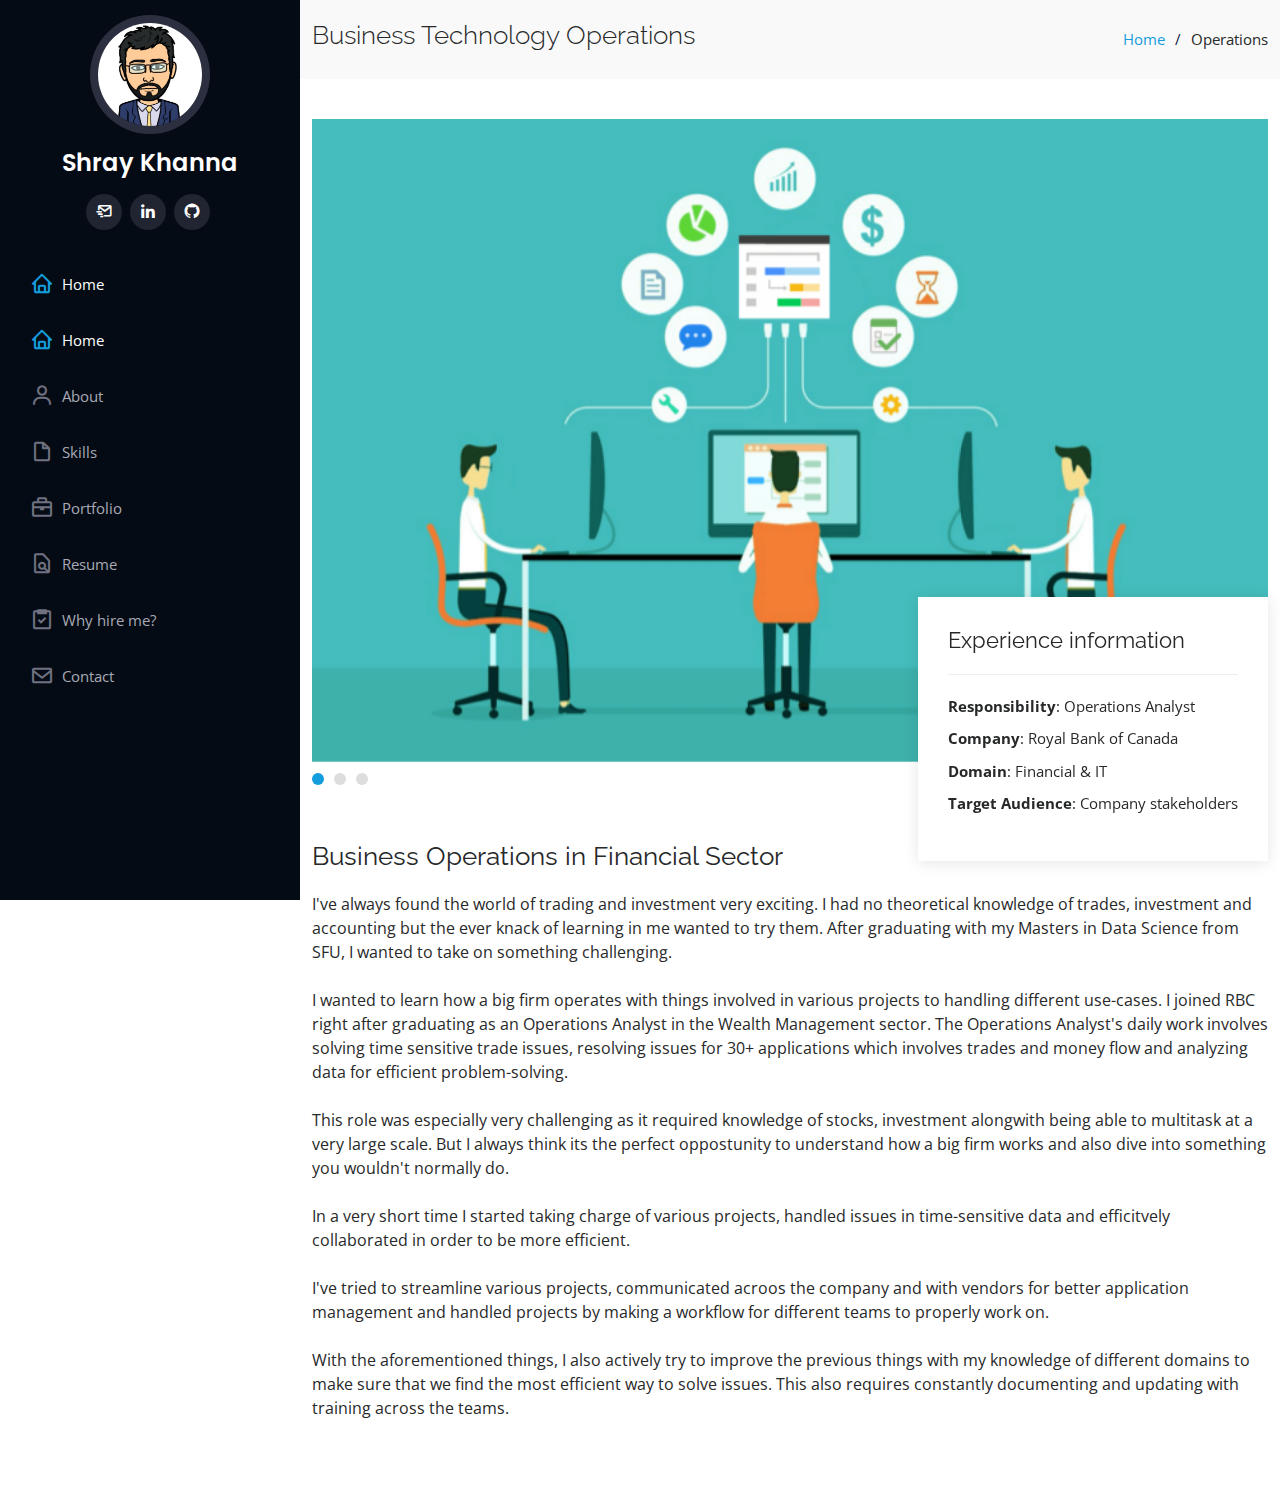
<file: operations.html>
<!DOCTYPE html>
<html lang="en">

<head>
  <meta charset="utf-8">
  <meta content="width=device-width, initial-scale=1.0" name="viewport">

  <title>Shray Khanna</title>
  <meta content="" name="description">
  <meta content="" name="keywords">

  <!-- Favicons -->
  <link href="assets/img/sk.png" rel="icon">
  <link href="assets/img/sk.png" rel="apple-touch-icon">

  <!-- Google Fonts -->
  <link href="https://fonts.googleapis.com/css?family=Open+Sans:300,300i,400,400i,600,600i,700,700i|Raleway:300,300i,400,400i,500,500i,600,600i,700,700i|Poppins:300,300i,400,400i,500,500i,600,600i,700,700i" rel="stylesheet">

  <!-- Vendor CSS Files -->
  <link href="assets/vendor/bootstrap/css/bootstrap.min.css" rel="stylesheet">
  <link href="assets/vendor/icofont/icofont.min.css" rel="stylesheet">
  <link href="assets/vendor/boxicons/css/boxicons.min.css" rel="stylesheet">
  <link href="assets/vendor/venobox/venobox.css" rel="stylesheet">
  <link href="assets/vendor/owl.carousel/assets/owl.carousel.min.css" rel="stylesheet">
  <link href="assets/vendor/aos/aos.css" rel="stylesheet">

  <!-- Template Main CSS File -->
  <link href="assets/css/style.css" rel="stylesheet">

</head>

<body>

  <!-- ======= Mobile nav toggle button ======= -->
  <button type="button" class="mobile-nav-toggle d-xl-none"><i class="icofont-navigation-menu"></i></button>

  <!-- ======= Header ======= -->
  <header id="header">
    <div class="d-flex flex-column">

      <div class="profile">
        <img src="assets/img/bitmoji.png" alt="" class="img-fluid rounded-circle">
        <h1 class="text-light"><a href="index.html">Shray Khanna</a></h1>
        <div class="social-links mt-3 text-center">
          <a href="mailto:shray.khanna95@outlook.com" class="linkedin"><i class="bx bx-mail-send"></i></a>
          <a href="https://www.linkedin.com/in/shray-khanna/" class="linkedin"><i class="bx bxl-linkedin"></i></a>
          <a href="https://github.com/skhanna95" class="linkedin"><i class='bx bxl-github'></i></a>
        </div>
      </div>

      <nav class="nav-menu">
        <ul>
          <li class="active"><a href="index.html"><i class="bx bx-home"></i> <span>Home</span></a></li>
          <li class="active"><a href="index.html"><i class="bx bx-home"></i> <span>Home</span></a></li>
          <li><a href="index.html"><i class="bx bx-user"></i> <span>About</span></a></li>
          <li><a href="index.html"><i class="bx bx-file-blank"></i> <span>Skills</span></a></li>
          <li><a href="index.html"><i class='bx bx-briefcase'></i> Portfolio</a></li>
          <li><a href="resume.html"><i class='bx bx-file-find' ></i> Resume</a></li>
          <li><a href="index.html"><i class="bx bx-task"></i> Why hire me?</a></li>
          <li><a href="index.html"><i class="bx bx-envelope"></i> Contact</a></li>

        </ul>
      </nav><!-- .nav-menu -->
      <button type="button" class="mobile-nav-toggle d-xl-none"><i class="icofont-navigation-menu"></i></button>

    </div>
  </header><!-- End Header -->
  <main id="main">

    <!-- ======= Breadcrumbs ======= -->
    <section id="breadcrumbs" class="breadcrumbs">
      <div class="container">

        <div class="d-flex justify-content-between align-items-center">
          <h2>Business Technology Operations</h2>
          <ol>
            <li><a href="index.html">Home</a></li>
            <li>Operations</li>
          </ol>
        </div>

      </div>
    </section><!-- End Breadcrumbs -->

    <!-- ======= Portfolio Details Section ======= -->
    <section id="portfolio-details" class="portfolio-details">
      <div class="container">

        <div class="portfolio-details-container">

          <div class="owl-carousel portfolio-details-carousel">
            <img src="assets/img/portfolio/multi-task.png" class="img-fluid" alt="">
            <img src="assets/img/portfolio/time-mgmt.jpg" class="img-fluid" alt="">
            <img src="assets/img/portfolio/online-team-building.png" class="img-fluid" alt="">
          </div>

          <div class="portfolio-info">
            <h3>Experience information</h3>
            <ul>
              <li><strong>Responsibility</strong>: Operations Analyst</li>
              <li><strong>Company</strong>: Royal Bank of Canada</li>
              <li><strong>Domain</strong>: Financial &amp; IT</li>
              <li><strong>Target Audience</strong>: Company stakeholders</li>
            </ul>
          </div>

        </div>

        <div class="portfolio-description">
          <h2>Business Operations in Financial Sector</h2>
          <p>
            I've always found the world of trading and investment very exciting. I had no theoretical knowledge of trades, investment and accounting but the ever knack of learning in me wanted to try them. After graduating with my Masters in Data Science from SFU, I wanted to take on something challenging. <br><br>

            I wanted to learn how a big firm operates with things involved in various projects to handling different use-cases. I joined RBC right after graduating as an Operations Analyst in the Wealth Management sector. The Operations Analyst's daily work involves solving time sensitive trade issues, resolving issues for 30+ applications which involves trades and money flow and analyzing data for efficient problem-solving.<br><br>

            This role was especially very challenging as it required knowledge of stocks, investment alongwith being able to multitask at a very large scale. But I always think its the perfect oppostunity to understand how a big firm works and also dive into something you wouldn't normally do.<br><br>

            In a very short time I started taking charge of various projects, handled issues in time-sensitive data and efficitvely collaborated in order to be more efficient. 

            <br><br>
            I've tried to streamline various projects, communicated acroos the company and with vendors for better application  management and handled projects by making a workflow for different teams to properly work on.
            <br> <br>
            With the aforementioned things, I also actively try to improve the previous things with my knowledge of different domains to make sure that we find the most efficient way to solve issues. This also requires constantly documenting and updating with training across the teams.


          </p>
        </div>

      </div>
    </section><!-- End Portfolio Details Section -->

  </main><!-- End #main -->

  <!-- ======= Footer ======= -->

  <a href="#" class="back-to-top"><i class="icofont-simple-up"></i></a>

  <!-- Vendor JS Files -->
  <script src="assets/vendor/jquery/jquery.min.js"></script>
  <script src="assets/vendor/bootstrap/js/bootstrap.bundle.min.js"></script>
  <script src="assets/vendor/jquery.easing/jquery.easing.min.js"></script>
  <script src="assets/vendor/php-email-form/validate.js"></script>
  <script src="assets/vendor/waypoints/jquery.waypoints.min.js"></script>
  <script src="assets/vendor/counterup/counterup.min.js"></script>
  <script src="assets/vendor/isotope-layout/isotope.pkgd.min.js"></script>
  <script src="assets/vendor/venobox/venobox.min.js"></script>
  <script src="assets/vendor/owl.carousel/owl.carousel.min.js"></script>
  <script src="assets/vendor/typed.js/typed.min.js"></script>
  <script src="assets/vendor/aos/aos.js"></script>

  <!-- Template Main JS File -->
  <script src="assets/js/main.js"></script>

</body>

</html>
</file>
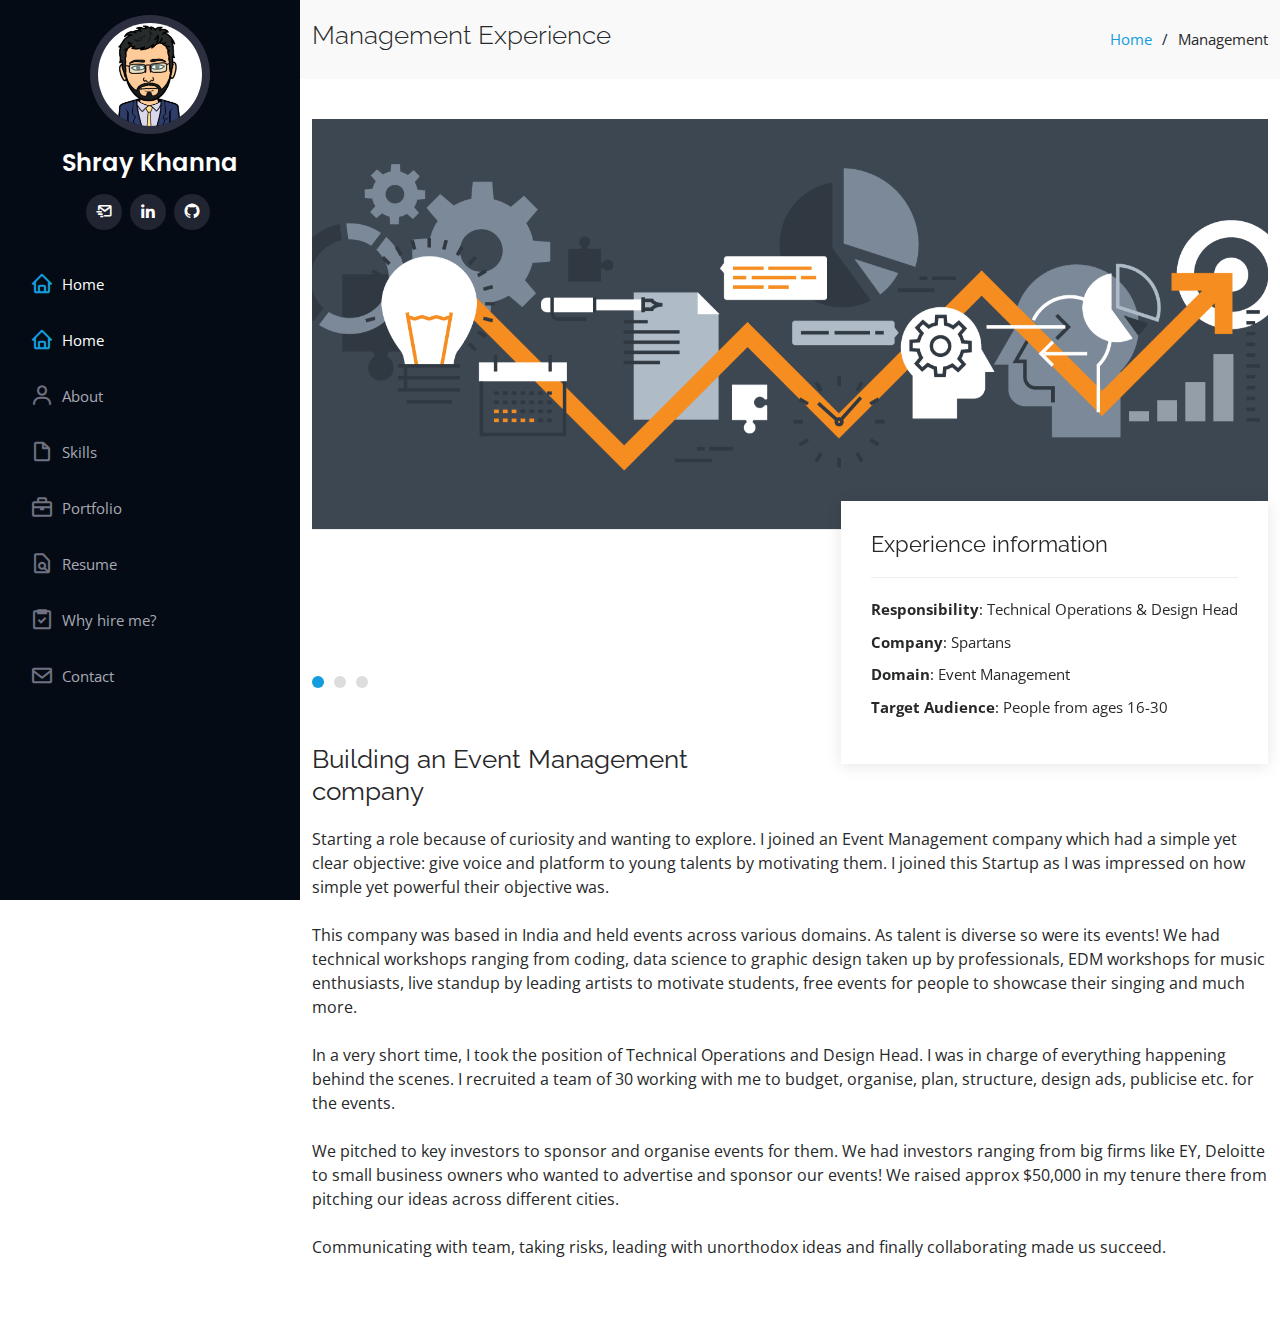
<file: project-manager.html>
<!DOCTYPE html>
<html lang="en">

<head>
  <meta charset="utf-8">
  <meta content="width=device-width, initial-scale=1.0" name="viewport">

  <title>Shray Khanna</title>
  <meta content="" name="description">
  <meta content="" name="keywords">

  <!-- Favicons -->
  <link href="assets/img/sk.png" rel="icon">
  <link href="assets/img/sk.png" rel="apple-touch-icon">

  <!-- Google Fonts -->
  <link href="https://fonts.googleapis.com/css?family=Open+Sans:300,300i,400,400i,600,600i,700,700i|Raleway:300,300i,400,400i,500,500i,600,600i,700,700i|Poppins:300,300i,400,400i,500,500i,600,600i,700,700i" rel="stylesheet">

  <!-- Vendor CSS Files -->
  <link href="assets/vendor/bootstrap/css/bootstrap.min.css" rel="stylesheet">
  <link href="assets/vendor/icofont/icofont.min.css" rel="stylesheet">
  <link href="assets/vendor/boxicons/css/boxicons.min.css" rel="stylesheet">
  <link href="assets/vendor/venobox/venobox.css" rel="stylesheet">
  <link href="assets/vendor/owl.carousel/assets/owl.carousel.min.css" rel="stylesheet">
  <link href="assets/vendor/aos/aos.css" rel="stylesheet">

  <!-- Template Main CSS File -->
  <link href="assets/css/style.css" rel="stylesheet">

</head>

<body>

  <!-- ======= Mobile nav toggle button ======= -->
  <button type="button" class="mobile-nav-toggle d-xl-none"><i class="icofont-navigation-menu"></i></button>

  <!-- ======= Header ======= -->
  <header id="header">
    <div class="d-flex flex-column">

      <div class="profile">
        <img src="assets/img/bitmoji.png" alt="" class="img-fluid rounded-circle">
        <h1 class="text-light"><a href="index.html">Shray Khanna</a></h1>
        <div class="social-links mt-3 text-center">
          <a href="mailto:shray.khanna95@outlook.com" class="linkedin"><i class="bx bx-mail-send"></i></a>
          <a href="https://www.linkedin.com/in/shray-khanna/" class="linkedin"><i class="bx bxl-linkedin"></i></a>
          <a href="https://github.com/skhanna95" class="linkedin"><i class='bx bxl-github'></i></a>
        </div>
      </div>

      <nav class="nav-menu">
        <ul>
          <li class="active"><a href="index.html"><i class="bx bx-home"></i> <span>Home</span></a></li>
          <li class="active"><a href="index.html"><i class="bx bx-home"></i> <span>Home</span></a></li>
          <li><a href="index.html"><i class="bx bx-user"></i> <span>About</span></a></li>
          <li><a href="index.html"><i class="bx bx-file-blank"></i> <span>Skills</span></a></li>
          <li><a href="index.html"><i class='bx bx-briefcase'></i> Portfolio</a></li>
          <li><a href="resume.html"><i class='bx bx-file-find' ></i> Resume</a></li>
          <li><a href="index.html"><i class="bx bx-task"></i> Why hire me?</a></li>
          <li><a href="index.html"><i class="bx bx-envelope"></i> Contact</a></li>

        </ul>
      </nav><!-- .nav-menu -->
      <button type="button" class="mobile-nav-toggle d-xl-none"><i class="icofont-navigation-menu"></i></button>

    </div>
  </header><!-- End Header -->
  <main id="main">

    <!-- ======= Breadcrumbs ======= -->
    <section id="breadcrumbs" class="breadcrumbs">
      <div class="container">

        <div class="d-flex justify-content-between align-items-center">
          <h2>Management Experience</h2>
          <ol>
            <li><a href="index.html">Home</a></li>
            <li>Management</li>
          </ol>
        </div>

      </div>
    </section><!-- End Breadcrumbs -->

    <!-- ======= Portfolio Details Section ======= -->
    <section id="portfolio-details" class="portfolio-details">
      <div class="container">

        <div class="portfolio-details-container">

          <div class="owl-carousel portfolio-details-carousel">
            <img src="assets/img/portfolio/strategize.png" class="img-fluid" alt="">
            <img src="assets/img/portfolio/teamwork-and-team-building.png" class="img-fluid" alt="">
            <img src="assets/img/portfolio/leadership.jpg" class="img-fluid" alt="">
          </div>

          <div class="portfolio-info">
            <h3>Experience information</h3>
            <ul>
              <li><strong>Responsibility</strong>: Technical Operations &amp; Design Head</li>
              <li><strong>Company</strong>: Spartans</li>
              <li><strong>Domain</strong>: Event Management</li>
              <li><strong>Target Audience</strong>: People from ages 16-30</li>
            </ul>
          </div>

        </div>

        <div class="portfolio-description">
          <h2>Building an Event Management company</h2>
          <p>
            Starting a role because of curiosity and wanting to explore. I joined an Event Management company which had a simple yet clear objective: give voice and platform to young talents by motivating them. I joined this Startup as I was impressed on how simple yet powerful their objective was. <br><br>
            This company was based in India and held events across various domains. As talent is diverse so were its events! We had technical workshops ranging from coding, data science to graphic design taken up by professionals, EDM workshops for music enthusiasts, live standup by leading artists to motivate students, free events for people to showcase their singing and much more. 

            <br> <br>
            In a very short time, I took the position of Technical Operations and Design Head. I was in charge of everything happening behind the scenes. I recruited a team of 30 working with me to budget, organise, plan, structure, design ads, publicise etc. for the events. <br><br>

            We pitched to key investors to sponsor and organise events for them. We had investors ranging from big  firms like EY, Deloitte to small business owners who wanted to advertise and sponsor our events! We raised approx $50,000 in my tenure there from pitching our ideas across different cities.

          <br><br>
          Communicating with team, taking risks, leading with unorthodox ideas and finally collaborating made us succeed.

          </p>
        </div>

      </div>
    </section><!-- End Portfolio Details Section -->

  </main><!-- End #main -->

  <!-- ======= Footer ======= -->

  <a href="#" class="back-to-top"><i class="icofont-simple-up"></i></a>

  <!-- Vendor JS Files -->
  <script src="assets/vendor/jquery/jquery.min.js"></script>
  <script src="assets/vendor/bootstrap/js/bootstrap.bundle.min.js"></script>
  <script src="assets/vendor/jquery.easing/jquery.easing.min.js"></script>
  <script src="assets/vendor/php-email-form/validate.js"></script>
  <script src="assets/vendor/waypoints/jquery.waypoints.min.js"></script>
  <script src="assets/vendor/counterup/counterup.min.js"></script>
  <script src="assets/vendor/isotope-layout/isotope.pkgd.min.js"></script>
  <script src="assets/vendor/venobox/venobox.min.js"></script>
  <script src="assets/vendor/owl.carousel/owl.carousel.min.js"></script>
  <script src="assets/vendor/typed.js/typed.min.js"></script>
  <script src="assets/vendor/aos/aos.js"></script>

  <!-- Template Main JS File -->
  <script src="assets/js/main.js"></script>

</body>

</html>
</file>
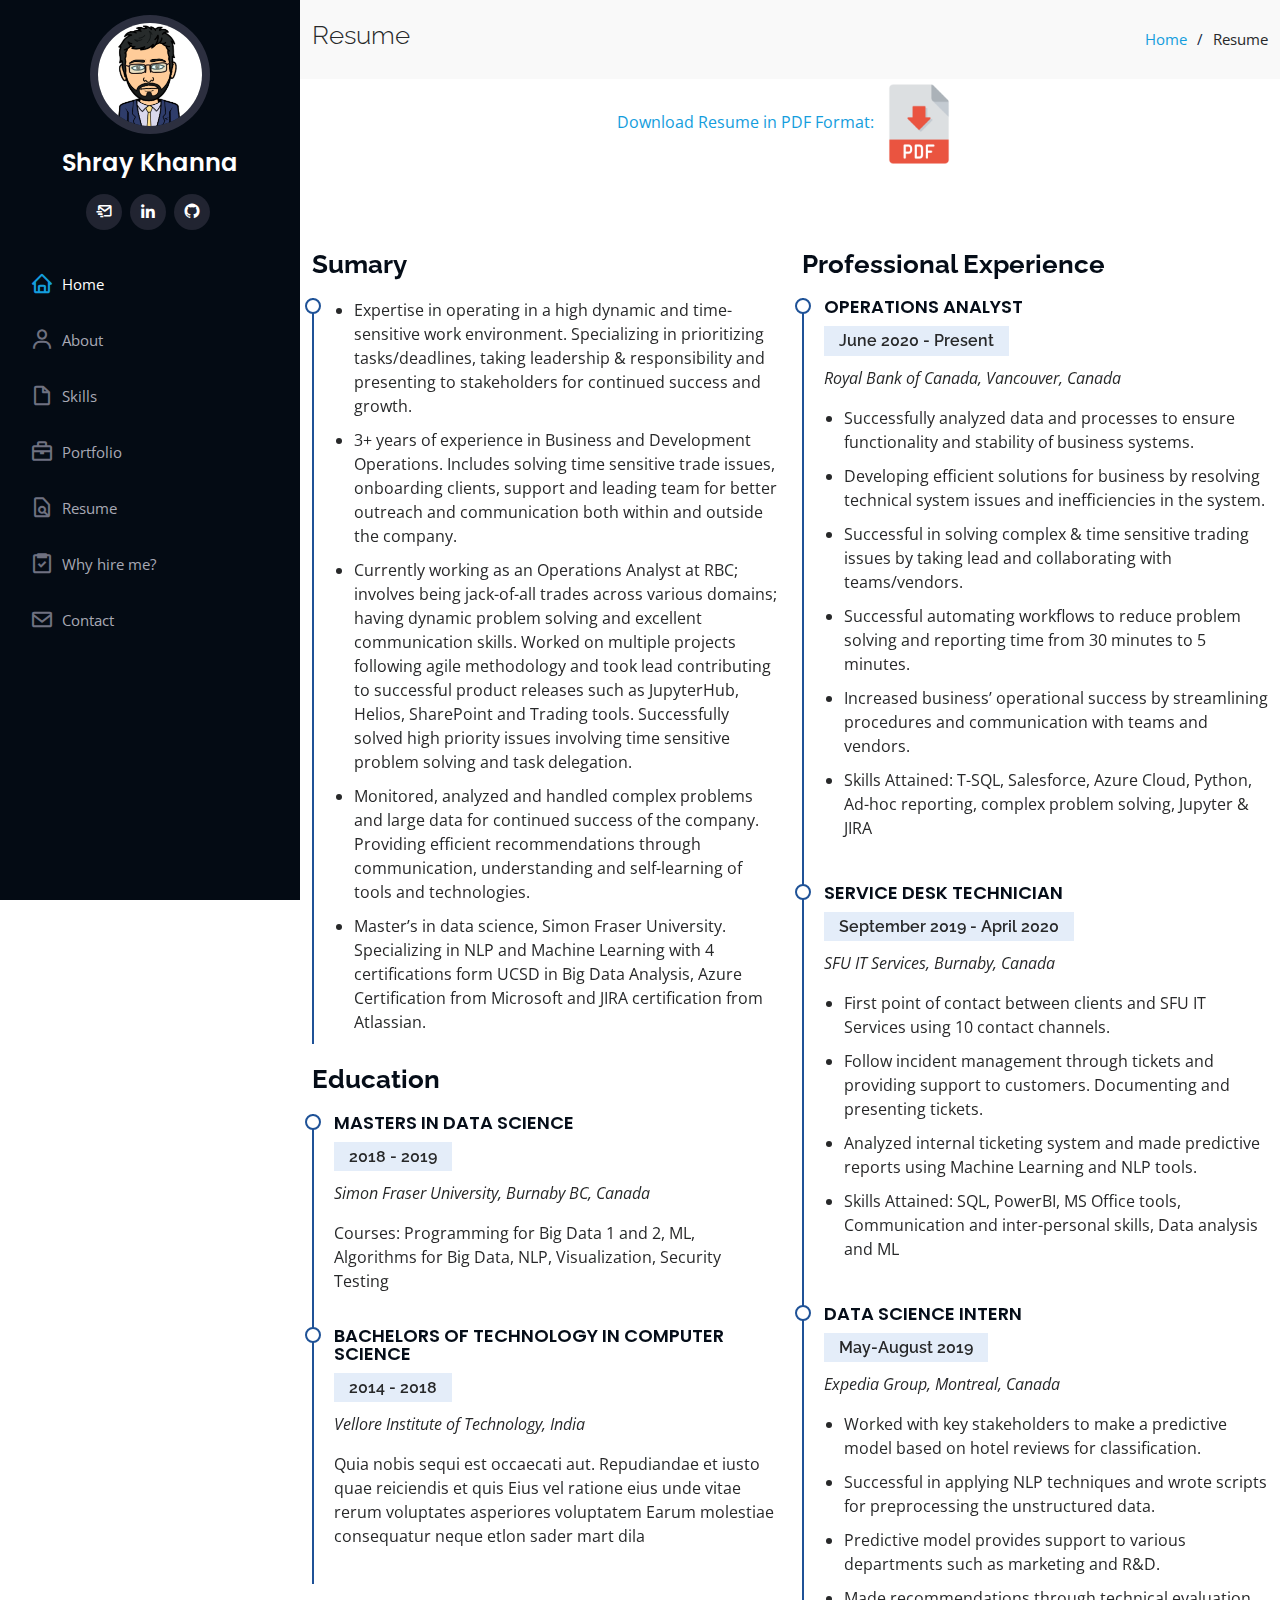
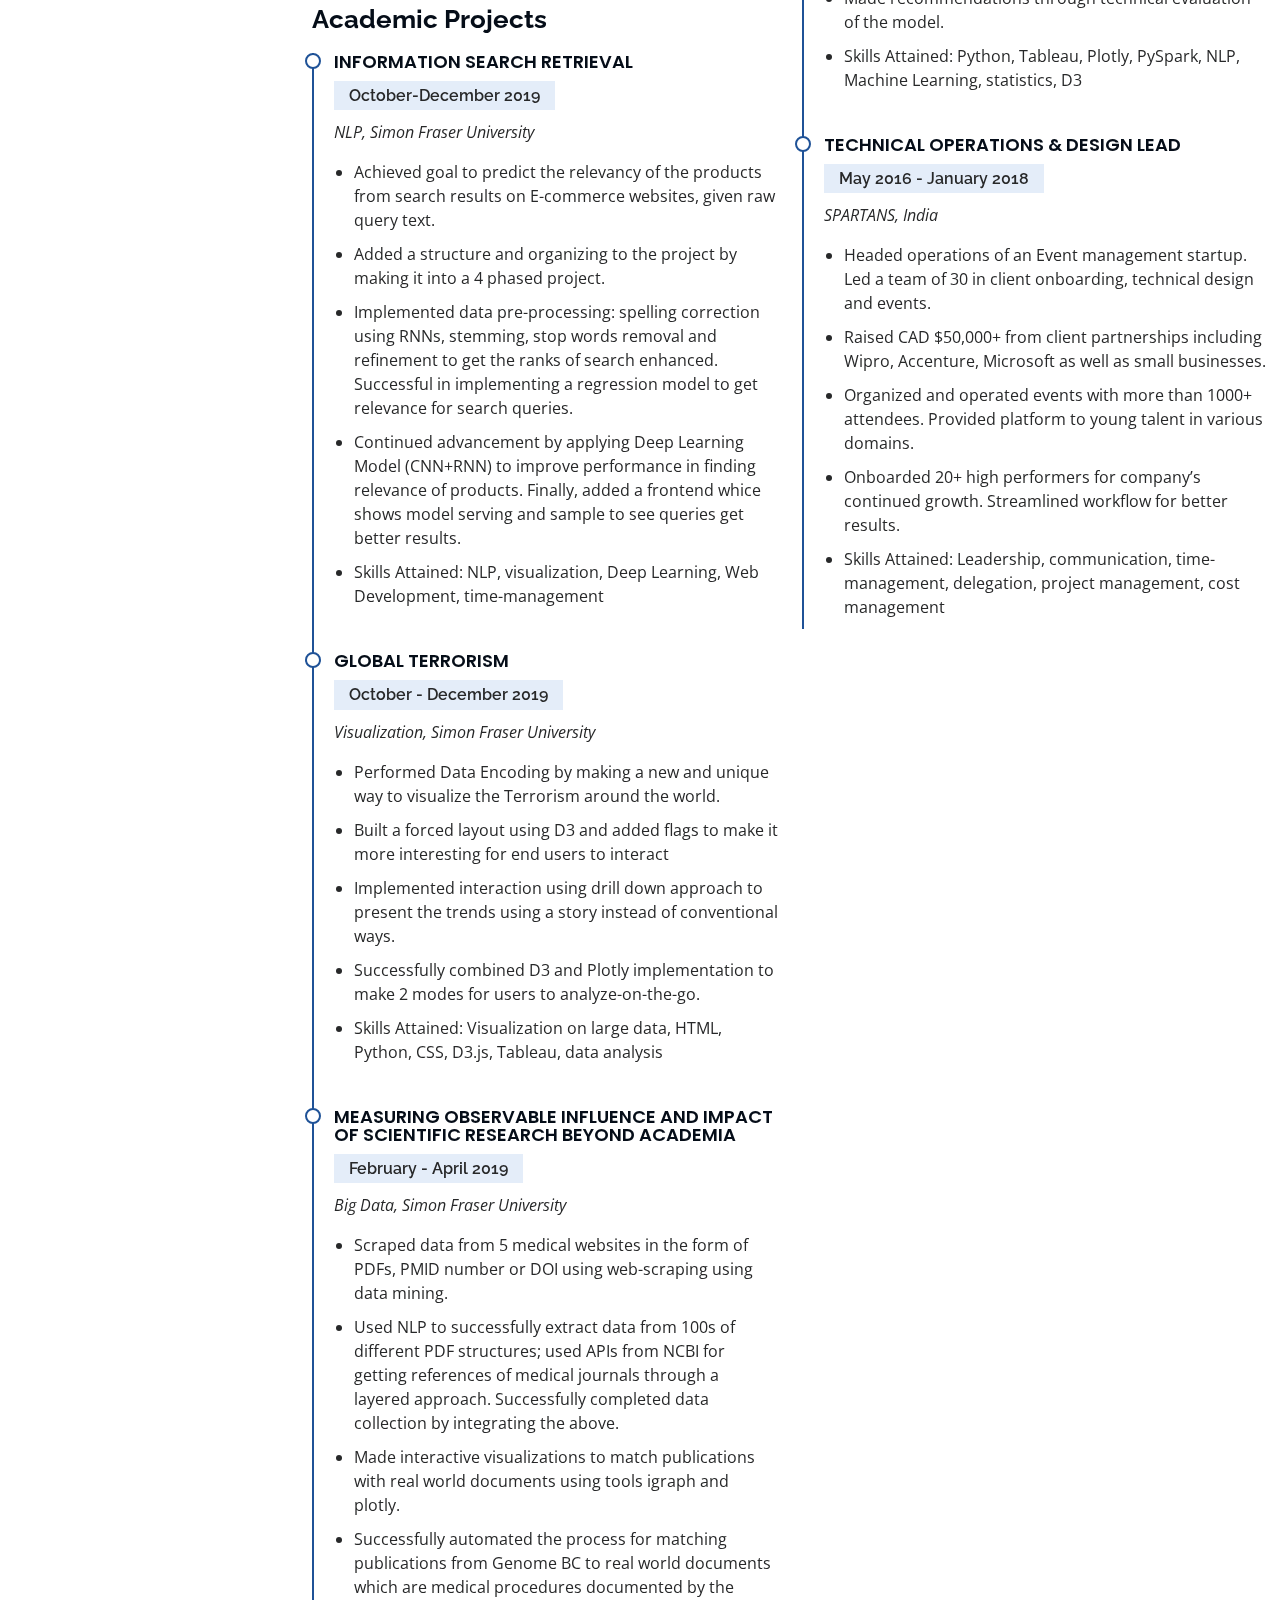
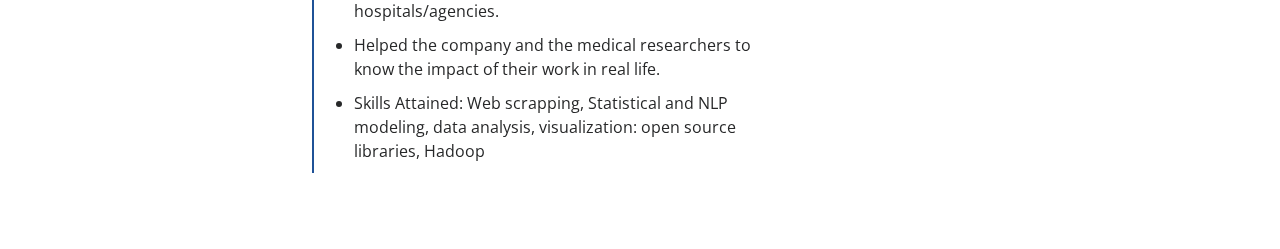
<file: resume.html>
<!DOCTYPE html>
<html lang="en">

<head>
  <meta charset="utf-8">
  <meta content="width=device-width, initial-scale=1.0" name="viewport">

  <title>Shray Khanna Resume</title>
  <meta content="" name="description">
  <meta content="" name="keywords">

  <!-- Favicons -->
  <link href="assets/img/sk.png" rel="icon">
  <link href="assets/img/sk.png" rel="apple-touch-icon">

  <!-- Google Fonts -->
  <link href="https://fonts.googleapis.com/css?family=Open+Sans:300,300i,400,400i,600,600i,700,700i|Raleway:300,300i,400,400i,500,500i,600,600i,700,700i|Poppins:300,300i,400,400i,500,500i,600,600i,700,700i" rel="stylesheet">

  <!-- Vendor CSS Files -->
  <link href="assets/vendor/bootstrap/css/bootstrap.min.css" rel="stylesheet">
  <link href="assets/vendor/icofont/icofont.min.css" rel="stylesheet">
  <link href="assets/vendor/boxicons/css/boxicons.min.css" rel="stylesheet">
  <link href="assets/vendor/venobox/venobox.css" rel="stylesheet">
  <link href="assets/vendor/owl.carousel/assets/owl.carousel.min.css" rel="stylesheet">
  <link href="assets/vendor/aos/aos.css" rel="stylesheet">

  <!-- Template Main CSS File -->
  <link href="assets/css/style.css" rel="stylesheet">

</head>

<body>

  <!-- ======= Mobile nav toggle button ======= -->
  <button type="button" class="mobile-nav-toggle d-xl-none"><i class="icofont-navigation-menu"></i></button>

  <!-- ======= Header ======= -->
  <header id="header">
    <div class="d-flex flex-column">

      <div class="profile">
        <img src="assets/img/bitmoji.png" alt="" class="img-fluid rounded-circle">
        <h1 class="text-light"><a href="index.html">Shray Khanna</a></h1>
        <div class="social-links mt-3 text-center">
          <a href="mailto:shray.khanna95@outlook.com" class="linkedin"><i class="bx bx-mail-send"></i></a>
          <a href="https://www.linkedin.com/in/shray-khanna/" class="linkedin"><i class="bx bxl-linkedin"></i></a>
          <a href="https://github.com/skhanna95" class="linkedin"><i class='bx bxl-github'></i></a>
        </div>
      </div>

      <nav class="nav-menu">
        <ul>
          <li class="active"><a href="index.html"><i class="bx bx-home"></i> <span>Home</span></a></li>
          <li><a href="index.html"><i class="bx bx-user"></i> <span>About</span></a></li>
          <li><a href="index.html"><i class="bx bx-file-blank"></i> <span>Skills</span></a></li>
          <li><a href="index.html"><i class='bx bx-briefcase'></i> Portfolio</a></li>
          <li><a href="#"><i class='bx bx-file-find' ></i> Resume</a></li>
          <li><a href="index.html"><i class="bx bx-task"></i> Why hire me?</a></li>
          <li><a href="index.html"><i class="bx bx-envelope"></i> Contact</a></li>

        </ul>
      </nav><!-- .nav-menu -->
      <button type="button" class="mobile-nav-toggle d-xl-none"><i class="icofont-navigation-menu"></i></button>

    </div>
  </header><!-- End Header -->

  <main id="main">

    <!-- ======= Breadcrumbs ======= -->
    <section class="breadcrumbs">
      <div class="container">

        <div class="d-flex justify-content-between align-items-center">
          <h2>Resume</h2>
          <ol>
            <li><a href="index.html">Home</a></li>
            <li>Resume</li>
          </ol>
        </div>

      </div>
    </section><!-- End Breadcrumbs -->

    <div class="text-center">
      <a href="assets/shray_khanna_resume.pdf" download>
        Download Resume in PDF Format:<img src="assets/img/free-pdf-download-icon-2617-thumb-3.png" alt="W3Schools" width="90" height="90">
      </a>
    </div>
    
      
    

    <!-- ======= Resume Section ======= -->
    <section id="resume" class="resume">
      <div class="container">

        <div class="row">
          <div class="col-lg-6" data-aos="fade-up">
            <h3 class="resume-title">Sumary</h3>
            <div class="resume-item pb-0">
              <ul>
                <li>Expertise in operating in a high dynamic and time-sensitive work environment. Specializing in prioritizing tasks/deadlines, taking leadership & responsibility and presenting to stakeholders for continued success and growth.</li>
                <li>3+ years of experience in Business and Development Operations. Includes solving time sensitive trade issues, onboarding clients, support and leading team for better outreach and communication both within and outside the company.</li>
                <li>Currently working as an Operations Analyst at RBC; involves being jack-of-all trades across various domains; having dynamic problem solving and excellent communication skills. Worked on multiple projects following agile methodology and took lead contributing to successful product releases such as JupyterHub, Helios, SharePoint and Trading tools. Successfully solved high priority issues involving time sensitive problem solving and task delegation.</li>
                <li>Monitored, analyzed and handled complex problems and large data for continued success of the company. Providing efficient recommendations through communication, understanding and self-learning of tools and technologies.</li>
                <li>Master’s in data science, Simon Fraser University. Specializing in NLP and Machine Learning with 4 certifications form UCSD in Big Data Analysis, Azure Certification from Microsoft and JIRA certification from Atlassian.</li>
              </ul>
            </div>

               <h3 class="resume-title">Education</h3>
            <div class="resume-item">
              <h4>Masters in Data Science</h4>
              <h5>2018 - 2019</h5>
              <p><em>Simon Fraser University, Burnaby BC, Canada</em></p>
              <p>Courses: Programming for Big Data 1 and 2, ML, Algorithms for Big Data, NLP, Visualization, Security Testing</p>
            </div>
            <div class="resume-item">
              <h4>Bachelors of Technology in Computer Science</h4>
              <h5>2014 - 2018</h5>
              <p><em>Vellore Institute of Technology, India</em></p>
              <p>Quia nobis sequi est occaecati aut. Repudiandae et iusto quae reiciendis et quis Eius vel ratione eius unde vitae rerum voluptates asperiores voluptatem Earum molestiae consequatur neque etlon sader mart dila</p>
            </div>
          <h3 class="resume-title">Academic Projects</h3>
            <div class="resume-item">
              <h4>Information Search Retrieval</h4>
              <h5>October-December 2019</h5>
              <p><em>NLP, Simon Fraser University</em></p>
              <ul>
                <li>Achieved goal to predict the relevancy of the products from search results on E-commerce websites, given raw query text.</li>
                <li>Added a structure and organizing to the project by making it into a 4 phased project. </li>
                <li>Implemented data pre-processing: spelling correction using RNNs, stemming, stop words removal and refinement to get the ranks of search enhanced. Successful in implementing a regression model to get relevance for search queries.</li>
                <li>Continued advancement by applying Deep Learning Model (CNN+RNN) to improve performance in finding relevance of products. Finally, added a frontend whice shows model serving and sample to see queries get better results.</li>
                <li>Skills Attained: NLP, visualization, Deep Learning, Web Development, time-management</li>  
              </ul>
            </div>

            <div class="resume-item">
              <h4>Global Terrorism</h4>
              <h5>October - December 2019  </h5>
              <p><em>Visualization, Simon Fraser University</em></p>
              <ul>
                <li>Performed Data Encoding by making a new and unique way to visualize the Terrorism around the world.</li>
                <li>Built a forced layout using D3 and added flags to make it more interesting for end users to interact </li>
                <li>Implemented interaction using drill down approach to present the trends using a story instead of conventional ways.</li>
                <li>Successfully combined D3 and Plotly implementation to make 2 modes for users to analyze-on-the-go.</li>
                <li>Skills Attained: Visualization on large data, HTML, Python, CSS, D3.js, Tableau, data analysis</li>  
              </ul>
            </div>

            <div class="resume-item">
              <h4>Measuring Observable Influence and Impact of Scientific Research beyond Academia</h4>
              <h5>February - April 2019</h5>
              <p><em>Big Data, Simon Fraser University</em></p>
              <ul>
                <li>Scraped data from 5 medical websites in the form of PDFs, PMID number or DOI using web-scraping using data mining.</li>
                
                <li>Used NLP to successfully extract data from 100s of different PDF structures; used APIs from NCBI for getting references of medical journals through a layered approach. Successfully completed data collection by integrating the above. </li>
                <li>Made interactive visualizations to match publications with real world documents using tools igraph and plotly.</li>
                <li>Successfully automated the process for matching publications from Genome BC to real world documents which are medical procedures documented by the hospitals/agencies.</li>
                <li>Helped the company and the medical researchers to know the impact of their work in real life. </li>  
                <li>Skills Attained: Web scrapping, Statistical and NLP modeling, data analysis, visualization: open source libraries, Hadoop</li>
              </ul>
            </div>



          </div>

          <div class="col-lg-6" data-aos="fade-up" data-aos-delay="100">
            <h3 class="resume-title">Professional Experience</h3>
            <div class="resume-item">
              <h4>Operations Analyst</h4>
              <h5>June 2020 - Present</h5>
              <p><em>Royal Bank of Canada, Vancouver, Canada</em></p>
              <ul>
                <li> Successfully analyzed data and processes to ensure functionality and stability of business systems.</li>
                <li>Developing efficient solutions for business by resolving technical system issues and inefficiencies in the system.</li>
                <li>Successful in solving complex &amp; time sensitive trading issues by taking lead and collaborating with teams/vendors.</li>
                <li>Successful automating workflows to reduce problem solving and reporting time from 30 minutes to 5 minutes.</li>
                <li>Increased business’ operational success by streamlining procedures and communication with teams and vendors.</li>
                <li>Skills Attained: T-SQL, Salesforce, Azure Cloud, Python, Ad-hoc reporting, complex problem solving, Jupyter &amp; JIRA</li>

              </ul>
            </div>
            <div class="resume-item">
              <h4>Service Desk Technician</h4>
              <h5>September 2019 - April 2020</h5>
              <p><em>SFU IT Services, Burnaby, Canada</em></p>
              <ul>
                <li>First point of contact between clients and SFU IT Services using 10 contact channels.</li>
                <li>Follow incident management through tickets and providing support to customers. Documenting and presenting tickets.</li>
                <li>Analyzed internal ticketing system and made predictive reports using Machine Learning and NLP tools.</li>
                <li>Skills Attained: SQL, PowerBI, MS Office tools, Communication and inter-personal skills, Data analysis and ML </li>
              </ul>
            </div>

            <div class="resume-item">
              <h4>Data Science Intern</h4>
              <h5>May-August 2019</h5>
              <p><em>Expedia Group, Montreal, Canada</em></p>
              <ul>
                <li>Worked with key stakeholders to make a predictive model based on hotel reviews for classification.</li>
                <li>Successful in applying NLP techniques and wrote scripts for preprocessing the unstructured data.
                </li> 
                <li>Predictive model provides support to various departments such as marketing and R&amp;D.</li>
                <li>Made recommendations through technical evaluation of the model.</li>
                <li>Skills Attained: Python, Tableau, Plotly, PySpark, NLP, Machine Learning, statistics, D3</li>

              </ul>
            </div>

            <div class="resume-item">
              <h4>Technical Operations &amp; Design Lead</h4>
              <h5>May 2016 - January 2018</h5>
              <p><em>SPARTANS, India</em></p>
              <ul>
                <li>Headed operations of an Event management startup. Led a team of 30 in client onboarding, technical design and events.</li>
                <li>Raised CAD $50,000+ from client partnerships including Wipro, Accenture, Microsoft as well as small businesses.
                </li> 
                <li>Organized and operated events with more than 1000+ attendees. Provided platform to young talent in various domains.</li>
                <li>Onboarded 20+ high performers for company’s continued growth. Streamlined workflow for better results.</li>
                <li>Skills Attained: Leadership, communication, time-management, delegation, project management, cost management</li>

              </ul>
            </div>


          </div>
        

         
       
          
        </div>

      </div>
    </section><!-- End Resume Section -->


  

  <a href="#" class="back-to-top"><i class="icofont-simple-up"></i></a>

  <!-- Vendor JS Files -->
  <script src="assets/vendor/jquery/jquery.min.js"></script>
  <script src="assets/vendor/bootstrap/js/bootstrap.bundle.min.js"></script>
  <script src="assets/vendor/jquery.easing/jquery.easing.min.js"></script>
  <script src="assets/vendor/php-email-form/validate.js"></script>
  <script src="assets/vendor/waypoints/jquery.waypoints.min.js"></script>
  <script src="assets/vendor/counterup/counterup.min.js"></script>
  <script src="assets/vendor/isotope-layout/isotope.pkgd.min.js"></script>
  <script src="assets/vendor/venobox/venobox.min.js"></script>
  <script src="assets/vendor/owl.carousel/owl.carousel.min.js"></script>
  <script src="assets/vendor/typed.js/typed.min.js"></script>
  <script src="assets/vendor/aos/aos.js"></script>

  <!-- Template Main JS File -->
  <script src="assets/js/main.js"></script>

</body>

</html>
</file>
<file: assets/vendor/venobox/venobox.css>
/* ------ venobox.css --------*/
.vbox-overlay *, .vbox-overlay *:before, .vbox-overlay *:after{
    -webkit-backface-visibility: hidden;
    -webkit-box-sizing:border-box;
    -moz-box-sizing:border-box;
    box-sizing:border-box;
}
.vbox-overlay * { 
    -webkit-backface-visibility: visible;
    backface-visibility: visible;
}
.vbox-overlay{
    display: -webkit-flex;
    display: flex;
    -webkit-flex-direction: column;
    flex-direction: column;
    -webkit-justify-content: center;
    justify-content: center;
    -webkit-align-items: center;
    align-items: center;
    position: fixed;
    left: 0;
    top: 0;
    bottom: 0;
    right: 0;
    z-index: 999999;
}

/* ----- navigation ----- */
.vbox-title{
    width: 100%;
    height: 40px;
    float: left;
    text-align: center;
    line-height: 28px;
    font-size: 12px;
    padding: 6px 50px;
    overflow: hidden;
    position: fixed;
    display: none;
    left: 0;
    z-index: 89;
}
.vbox-close{
    cursor: pointer;
    position: fixed;
    top: -1px;
    right: 0;
    width: 50px;
    height: 40px;
    padding: 6px;
    display: block;
    background-position:10px center;
    overflow: hidden;
    font-size: 24px;
    line-height: 1;
    text-align: center;
    z-index: 99;
}
.vbox-left{
    cursor: pointer;
    position: fixed;
    left: 0;
    height: 40px;
    overflow: hidden;
    line-height: 28px;
    font-size: 12px;
    z-index: 99;
    display: flex;
    align-items:center;
}
.vbox-num{
    display: inline-block;
    margin: 6px 0 6px 15px;
}
/* ----- Social share ----- */
.vbox-share{
    line-height: 28px;
    font-size: 12px;
    overflow: hidden;
    position: fixed;
    left: 0;
    z-index: 98;
    display: flex;
    align-items:center;
    justify-content: center;
    width: 100%;
    text-align: center;
}
.vbox-share svg{
    max-height: 28px;
    width: 28px;
    z-index: 10;
    margin-left: 12px;
    margin-top: 6px;
    margin-bottom: 6px;
    vertical-align: middle;
}


/* ----- navigation ARROWS ----- */
.vbox-next, .vbox-prev{
    position: fixed;
    top: 50%;
    margin-top: -15px;
    overflow: hidden;
    cursor: pointer;
    display: block;
    width: 45px;
    height: 45px;
    z-index: 99;
}
.vbox-next span, .vbox-prev span{
    position: relative;
    width: 20px;
    height: 20px;
    border: 2px solid transparent;
    border-top-color: #B6B6B6;
    border-right-color: #B6B6B6;
    text-indent: -100px;
    position: absolute;
    top: 8px;
    display: block;
}
.vbox-prev{
    left: 15px;
}
.vbox-next{
    right: 15px;
}
.vbox-prev span{
    left: 10px;
    -ms-transform: rotate(-135deg);
    -webkit-transform: rotate(-135deg);
    transform: rotate(-135deg);
}
.vbox-next span{
    -ms-transform: rotate(45deg);
    -webkit-transform: rotate(45deg);
    transform: rotate(45deg);
    right: 10px;
}
/* ------- inline window ------ */
.vbox-inline{
    width: 420px;
    height: 315px;
    height: 70vh;
    padding: 10px;
    background: #fff;
    margin: 0 auto;
    overflow: auto;
    text-align: left;
}
/* ------- Video & iFrames window ------ */
.venoframe{
    max-width: 100%;
    width: 100%;
    border: none;
    width: 100%;
    height: 260px;
    height: 70vh;
}
.venoframe.vbvid{
    height: 260px;
}
@media (min-width: 768px) {
    .venoframe, .vbox-inline{
        width: 90%;
        height: 360px;
        height: 70vh;
    }
    .venoframe.vbvid{
        width: 640px;
        height: 360px;
    }
}
@media (min-width: 992px) {
    .venoframe, .vbox-inline{
        max-width: 1200px;
        width: 80%;
        height: 540px;
        height: 70vh;
    }
    .venoframe.vbvid{
        width: 960px;
        height: 540px;
    }
}
/* 
Please do NOT edit this part! 
or at least read this note: http://i.imgur.com/7C0ws9e.gif
*/
.vbox-open{
    overflow: hidden;
}
.vbox-container{
    position: absolute;
    left: 0;
    right: 0;
    top: 0;
    bottom: 0;
    overflow-x: hidden;
    overflow-y: scroll;
    overflow-scrolling: touch;
    -webkit-overflow-scrolling: touch;
    z-index: 20;
    max-height: 100%;

}

.vbox-content{
    text-align: center;
    float: left;
    width: 100%;
    position: relative;
    overflow: hidden;
    padding: 20px 4%;
}
.vbox-container img{
    max-width: 100%;
    height: auto;
}
.vbox-figlio{
    box-shadow: 0 0 12px rgba(0,0,0,0.19), 0 6px 6px rgba(0,0,0,0.23);
    max-width: 100%;
    text-align: initial;
}
img.vbox-figlio{
    -webkit-user-select: none;
-khtml-user-select: none;
-moz-user-select: none;
-o-user-select: none;
user-select: none;
}
.vbox-content.swipe-left{
    margin-left: -200px !important;
}
.vbox-content.swipe-right{
    margin-left: 200px !important;
}
.vbox-animated{
    webkit-transition: margin 300ms ease-out;
    transition: margin 300ms ease-out;
}

/* ---------- preloader ----------
 * SPINKIT 
 * http://tobiasahlin.com/spinkit/
-------------------------------- */
.sk-double-bounce,.sk-rotating-plane{width:40px;height:40px;margin:40px auto}.sk-rotating-plane{background-color:#333;-webkit-animation:sk-rotatePlane 1.2s infinite ease-in-out;animation:sk-rotatePlane 1.2s infinite ease-in-out}@-webkit-keyframes sk-rotatePlane{0%{-webkit-transform:perspective(120px) rotateX(0) rotateY(0);transform:perspective(120px) rotateX(0) rotateY(0)}50%{-webkit-transform:perspective(120px) rotateX(-180.1deg) rotateY(0);transform:perspective(120px) rotateX(-180.1deg) rotateY(0)}100%{-webkit-transform:perspective(120px) rotateX(-180deg) rotateY(-179.9deg);transform:perspective(120px) rotateX(-180deg) rotateY(-179.9deg)}}@keyframes sk-rotatePlane{0%{-webkit-transform:perspective(120px) rotateX(0) rotateY(0);transform:perspective(120px) rotateX(0) rotateY(0)}50%{-webkit-transform:perspective(120px) rotateX(-180.1deg) rotateY(0);transform:perspective(120px) rotateX(-180.1deg) rotateY(0)}100%{-webkit-transform:perspective(120px) rotateX(-180deg) rotateY(-179.9deg);transform:perspective(120px) rotateX(-180deg) rotateY(-179.9deg)}}.sk-double-bounce{position:relative}.sk-double-bounce .sk-child{width:100%;height:100%;border-radius:50%;background-color:#333;opacity:.6;position:absolute;top:0;left:0;-webkit-animation:sk-doubleBounce 2s infinite ease-in-out;animation:sk-doubleBounce 2s infinite ease-in-out}.sk-chasing-dots .sk-child,.sk-spinner-pulse,.sk-three-bounce .sk-child{background-color:#333;border-radius:100%}.sk-double-bounce .sk-double-bounce2{-webkit-animation-delay:-1s;animation-delay:-1s}@-webkit-keyframes sk-doubleBounce{0%,100%{-webkit-transform:scale(0);transform:scale(0)}50%{-webkit-transform:scale(1);transform:scale(1)}}@keyframes sk-doubleBounce{0%,100%{-webkit-transform:scale(0);transform:scale(0)}50%{-webkit-transform:scale(1);transform:scale(1)}}.sk-wave{margin:40px auto;width:50px;height:40px;text-align:center;font-size:10px}.sk-wave .sk-rect{background-color:#333;height:100%;width:6px;display:inline-block;-webkit-animation:sk-waveStretchDelay 1.2s infinite ease-in-out;animation:sk-waveStretchDelay 1.2s infinite ease-in-out}.sk-wave .sk-rect1{-webkit-animation-delay:-1.2s;animation-delay:-1.2s}.sk-wave .sk-rect2{-webkit-animation-delay:-1.1s;animation-delay:-1.1s}.sk-wave .sk-rect3{-webkit-animation-delay:-1s;animation-delay:-1s}.sk-wave .sk-rect4{-webkit-animation-delay:-.9s;animation-delay:-.9s}.sk-wave .sk-rect5{-webkit-animation-delay:-.8s;animation-delay:-.8s}@-webkit-keyframes sk-waveStretchDelay{0%,100%,40%{-webkit-transform:scaleY(.4);transform:scaleY(.4)}20%{-webkit-transform:scaleY(1);transform:scaleY(1)}}@keyframes sk-waveStretchDelay{0%,100%,40%{-webkit-transform:scaleY(.4);transform:scaleY(.4)}20%{-webkit-transform:scaleY(1);transform:scaleY(1)}}.sk-wandering-cubes{margin:40px auto;width:40px;height:40px;position:relative}.sk-wandering-cubes .sk-cube{background-color:#333;width:10px;height:10px;position:absolute;top:0;left:0;-webkit-animation:sk-wanderingCube 1.8s ease-in-out -1.8s infinite both;animation:sk-wanderingCube 1.8s ease-in-out -1.8s infinite both}.sk-chasing-dots,.sk-spinner-pulse{width:40px;height:40px;margin:40px auto}.sk-wandering-cubes .sk-cube2{-webkit-animation-delay:-.9s;animation-delay:-.9s}@-webkit-keyframes sk-wanderingCube{0%{-webkit-transform:rotate(0);transform:rotate(0)}25%{-webkit-transform:translateX(30px) rotate(-90deg) scale(.5);transform:translateX(30px) rotate(-90deg) scale(.5)}50%{-webkit-transform:translateX(30px) translateY(30px) rotate(-179deg);transform:translateX(30px) translateY(30px) rotate(-179deg)}50.1%{-webkit-transform:translateX(30px) translateY(30px) rotate(-180deg);transform:translateX(30px) translateY(30px) rotate(-180deg)}75%{-webkit-transform:translateX(0) translateY(30px) rotate(-270deg) scale(.5);transform:translateX(0) translateY(30px) rotate(-270deg) scale(.5)}100%{-webkit-transform:rotate(-360deg);transform:rotate(-360deg)}}@keyframes sk-wanderingCube{0%{-webkit-transform:rotate(0);transform:rotate(0)}25%{-webkit-transform:translateX(30px) rotate(-90deg) scale(.5);transform:translateX(30px) rotate(-90deg) scale(.5)}50%{-webkit-transform:translateX(30px) translateY(30px) rotate(-179deg);transform:translateX(30px) translateY(30px) rotate(-179deg)}50.1%{-webkit-transform:translateX(30px) translateY(30px) rotate(-180deg);transform:translateX(30px) translateY(30px) rotate(-180deg)}75%{-webkit-transform:translateX(0) translateY(30px) rotate(-270deg) scale(.5);transform:translateX(0) translateY(30px) rotate(-270deg) scale(.5)}100%{-webkit-transform:rotate(-360deg);transform:rotate(-360deg)}}.sk-spinner-pulse{-webkit-animation:sk-pulseScaleOut 1s infinite ease-in-out;animation:sk-pulseScaleOut 1s infinite ease-in-out}@-webkit-keyframes sk-pulseScaleOut{0%{-webkit-transform:scale(0);transform:scale(0)}100%{-webkit-transform:scale(1);transform:scale(1);opacity:0}}@keyframes sk-pulseScaleOut{0%{-webkit-transform:scale(0);transform:scale(0)}100%{-webkit-transform:scale(1);transform:scale(1);opacity:0}}.sk-chasing-dots{position:relative;text-align:center;-webkit-animation:sk-chasingDotsRotate 2s infinite linear;animation:sk-chasingDotsRotate 2s infinite linear}.sk-chasing-dots .sk-child{width:60%;height:60%;display:inline-block;position:absolute;top:0;-webkit-animation:sk-chasingDotsBounce 2s infinite ease-in-out;animation:sk-chasingDotsBounce 2s infinite ease-in-out}.sk-chasing-dots .sk-dot2{top:auto;bottom:0;-webkit-animation-delay:-1s;animation-delay:-1s}@-webkit-keyframes sk-chasingDotsRotate{100%{-webkit-transform:rotate(360deg);transform:rotate(360deg)}}@keyframes sk-chasingDotsRotate{100%{-webkit-transform:rotate(360deg);transform:rotate(360deg)}}@-webkit-keyframes sk-chasingDotsBounce{0%,100%{-webkit-transform:scale(0);transform:scale(0)}50%{-webkit-transform:scale(1);transform:scale(1)}}@keyframes sk-chasingDotsBounce{0%,100%{-webkit-transform:scale(0);transform:scale(0)}50%{-webkit-transform:scale(1);transform:scale(1)}}.sk-three-bounce{margin:40px auto;width:80px;text-align:center}.sk-three-bounce .sk-child{width:20px;height:20px;display:inline-block;-webkit-animation:sk-three-bounce 1.4s ease-in-out 0s infinite both;animation:sk-three-bounce 1.4s ease-in-out 0s infinite both}.sk-circle .sk-child:before,.sk-fading-circle .sk-circle:before{display:block;border-radius:100%;content:'';background-color:#333}.sk-three-bounce .sk-bounce1{-webkit-animation-delay:-.32s;animation-delay:-.32s}.sk-three-bounce .sk-bounce2{-webkit-animation-delay:-.16s;animation-delay:-.16s}@-webkit-keyframes sk-three-bounce{0%,100%,80%{-webkit-transform:scale(0);transform:scale(0)}40%{-webkit-transform:scale(1);transform:scale(1)}}@keyframes sk-three-bounce{0%,100%,80%{-webkit-transform:scale(0);transform:scale(0)}40%{-webkit-transform:scale(1);transform:scale(1)}}.sk-circle{margin:40px auto;width:40px;height:40px;position:relative}.sk-circle .sk-child{width:100%;height:100%;position:absolute;left:0;top:0}.sk-circle .sk-child:before{margin:0 auto;width:15%;height:15%;-webkit-animation:sk-circleBounceDelay 1.2s infinite ease-in-out both;animation:sk-circleBounceDelay 1.2s infinite ease-in-out both}.sk-circle .sk-circle2{-webkit-transform:rotate(30deg);-ms-transform:rotate(30deg);transform:rotate(30deg)}.sk-circle .sk-circle3{-webkit-transform:rotate(60deg);-ms-transform:rotate(60deg);transform:rotate(60deg)}.sk-circle .sk-circle4{-webkit-transform:rotate(90deg);-ms-transform:rotate(90deg);transform:rotate(90deg)}.sk-circle .sk-circle5{-webkit-transform:rotate(120deg);-ms-transform:rotate(120deg);transform:rotate(120deg)}.sk-circle .sk-circle6{-webkit-transform:rotate(150deg);-ms-transform:rotate(150deg);transform:rotate(150deg)}.sk-circle .sk-circle7{-webkit-transform:rotate(180deg);-ms-transform:rotate(180deg);transform:rotate(180deg)}.sk-circle .sk-circle8{-webkit-transform:rotate(210deg);-ms-transform:rotate(210deg);transform:rotate(210deg)}.sk-circle .sk-circle9{-webkit-transform:rotate(240deg);-ms-transform:rotate(240deg);transform:rotate(240deg)}.sk-circle .sk-circle10{-webkit-transform:rotate(270deg);-ms-transform:rotate(270deg);transform:rotate(270deg)}.sk-circle .sk-circle11{-webkit-transform:rotate(300deg);-ms-transform:rotate(300deg);transform:rotate(300deg)}.sk-circle .sk-circle12{-webkit-transform:rotate(330deg);-ms-transform:rotate(330deg);transform:rotate(330deg)}.sk-circle .sk-circle2:before{-webkit-animation-delay:-1.1s;animation-delay:-1.1s}.sk-circle .sk-circle3:before{-webkit-animation-delay:-1s;animation-delay:-1s}.sk-circle .sk-circle4:before{-webkit-animation-delay:-.9s;animation-delay:-.9s}.sk-circle .sk-circle5:before{-webkit-animation-delay:-.8s;animation-delay:-.8s}.sk-circle .sk-circle6:before{-webkit-animation-delay:-.7s;animation-delay:-.7s}.sk-circle .sk-circle7:before{-webkit-animation-delay:-.6s;animation-delay:-.6s}.sk-circle .sk-circle8:before{-webkit-animation-delay:-.5s;animation-delay:-.5s}.sk-circle .sk-circle9:before{-webkit-animation-delay:-.4s;animation-delay:-.4s}.sk-circle .sk-circle10:before{-webkit-animation-delay:-.3s;animation-delay:-.3s}.sk-circle .sk-circle11:before{-webkit-animation-delay:-.2s;animation-delay:-.2s}.sk-circle .sk-circle12:before{-webkit-animation-delay:-.1s;animation-delay:-.1s}@-webkit-keyframes sk-circleBounceDelay{0%,100%,80%{-webkit-transform:scale(0);transform:scale(0)}40%{-webkit-transform:scale(1);transform:scale(1)}}@keyframes sk-circleBounceDelay{0%,100%,80%{-webkit-transform:scale(0);transform:scale(0)}40%{-webkit-transform:scale(1);transform:scale(1)}}.sk-cube-grid{width:40px;height:40px;margin:40px auto}.sk-cube-grid .sk-cube{width:33.33%;height:33.33%;background-color:#333;float:left;-webkit-animation:sk-cubeGridScaleDelay 1.3s infinite ease-in-out;animation:sk-cubeGridScaleDelay 1.3s infinite ease-in-out}.sk-cube-grid .sk-cube1{-webkit-animation-delay:.2s;animation-delay:.2s}.sk-cube-grid .sk-cube2{-webkit-animation-delay:.3s;animation-delay:.3s}.sk-cube-grid .sk-cube3{-webkit-animation-delay:.4s;animation-delay:.4s}.sk-cube-grid .sk-cube4{-webkit-animation-delay:.1s;animation-delay:.1s}.sk-cube-grid .sk-cube5{-webkit-animation-delay:.2s;animation-delay:.2s}.sk-cube-grid .sk-cube6{-webkit-animation-delay:.3s;animation-delay:.3s}.sk-cube-grid .sk-cube7{-webkit-animation-delay:0ms;animation-delay:0ms}.sk-cube-grid .sk-cube8{-webkit-animation-delay:.1s;animation-delay:.1s}.sk-cube-grid .sk-cube9{-webkit-animation-delay:.2s;animation-delay:.2s}@-webkit-keyframes sk-cubeGridScaleDelay{0%,100%,70%{-webkit-transform:scale3D(1,1,1);transform:scale3D(1,1,1)}35%{-webkit-transform:scale3D(0,0,1);transform:scale3D(0,0,1)}}@keyframes sk-cubeGridScaleDelay{0%,100%,70%{-webkit-transform:scale3D(1,1,1);transform:scale3D(1,1,1)}35%{-webkit-transform:scale3D(0,0,1);transform:scale3D(0,0,1)}}.sk-fading-circle{margin:40px auto;width:40px;height:40px;position:relative}.sk-fading-circle .sk-circle{width:100%;height:100%;position:absolute;left:0;top:0}.sk-fading-circle .sk-circle:before{margin:0 auto;width:15%;height:15%;-webkit-animation:sk-circleFadeDelay 1.2s infinite ease-in-out both;animation:sk-circleFadeDelay 1.2s infinite ease-in-out both}.sk-fading-circle .sk-circle2{-webkit-transform:rotate(30deg);-ms-transform:rotate(30deg);transform:rotate(30deg)}.sk-fading-circle .sk-circle3{-webkit-transform:rotate(60deg);-ms-transform:rotate(60deg);transform:rotate(60deg)}.sk-fading-circle .sk-circle4{-webkit-transform:rotate(90deg);-ms-transform:rotate(90deg);transform:rotate(90deg)}.sk-fading-circle .sk-circle5{-webkit-transform:rotate(120deg);-ms-transform:rotate(120deg);transform:rotate(120deg)}.sk-fading-circle .sk-circle6{-webkit-transform:rotate(150deg);-ms-transform:rotate(150deg);transform:rotate(150deg)}.sk-fading-circle .sk-circle7{-webkit-transform:rotate(180deg);-ms-transform:rotate(180deg);transform:rotate(180deg)}.sk-fading-circle .sk-circle8{-webkit-transform:rotate(210deg);-ms-transform:rotate(210deg);transform:rotate(210deg)}.sk-fading-circle .sk-circle9{-webkit-transform:rotate(240deg);-ms-transform:rotate(240deg);transform:rotate(240deg)}.sk-fading-circle .sk-circle10{-webkit-transform:rotate(270deg);-ms-transform:rotate(270deg);transform:rotate(270deg)}.sk-fading-circle .sk-circle11{-webkit-transform:rotate(300deg);-ms-transform:rotate(300deg);transform:rotate(300deg)}.sk-fading-circle .sk-circle12{-webkit-transform:rotate(330deg);-ms-transform:rotate(330deg);transform:rotate(330deg)}.sk-fading-circle .sk-circle2:before{-webkit-animation-delay:-1.1s;animation-delay:-1.1s}.sk-fading-circle .sk-circle3:before{-webkit-animation-delay:-1s;animation-delay:-1s}.sk-fading-circle .sk-circle4:before{-webkit-animation-delay:-.9s;animation-delay:-.9s}.sk-fading-circle .sk-circle5:before{-webkit-animation-delay:-.8s;animation-delay:-.8s}.sk-fading-circle .sk-circle6:before{-webkit-animation-delay:-.7s;animation-delay:-.7s}.sk-fading-circle .sk-circle7:before{-webkit-animation-delay:-.6s;animation-delay:-.6s}.sk-fading-circle .sk-circle8:before{-webkit-animation-delay:-.5s;animation-delay:-.5s}.sk-fading-circle .sk-circle9:before{-webkit-animation-delay:-.4s;animation-delay:-.4s}.sk-fading-circle .sk-circle10:before{-webkit-animation-delay:-.3s;animation-delay:-.3s}.sk-fading-circle .sk-circle11:before{-webkit-animation-delay:-.2s;animation-delay:-.2s}.sk-fading-circle .sk-circle12:before{-webkit-animation-delay:-.1s;animation-delay:-.1s}@-webkit-keyframes sk-circleFadeDelay{0%,100%,39%{opacity:0}40%{opacity:1}}@keyframes sk-circleFadeDelay{0%,100%,39%{opacity:0}40%{opacity:1}}.sk-folding-cube{margin:40px auto;width:40px;height:40px;position:relative;-webkit-transform:rotateZ(45deg);transform:rotateZ(45deg)}.sk-folding-cube .sk-cube{float:left;width:50%;height:50%;position:relative;-webkit-transform:scale(1.1);-ms-transform:scale(1.1);transform:scale(1.1)}.sk-folding-cube .sk-cube:before{content:'';position:absolute;top:0;left:0;width:100%;height:100%;background-color:#333;-webkit-animation:sk-foldCubeAngle 2.4s infinite linear both;animation:sk-foldCubeAngle 2.4s infinite linear both;-webkit-transform-origin:100% 100%;-ms-transform-origin:100% 100%;transform-origin:100% 100%}.sk-folding-cube .sk-cube2{-webkit-transform:scale(1.1) rotateZ(90deg);transform:scale(1.1) rotateZ(90deg)}.sk-folding-cube .sk-cube3{-webkit-transform:scale(1.1) rotateZ(180deg);transform:scale(1.1) rotateZ(180deg)}.sk-folding-cube .sk-cube4{-webkit-transform:scale(1.1) rotateZ(270deg);transform:scale(1.1) rotateZ(270deg)}.sk-folding-cube .sk-cube2:before{-webkit-animation-delay:.3s;animation-delay:.3s}.sk-folding-cube .sk-cube3:before{-webkit-animation-delay:.6s;animation-delay:.6s}.sk-folding-cube .sk-cube4:before{-webkit-animation-delay:.9s;animation-delay:.9s}@-webkit-keyframes sk-foldCubeAngle{0%,10%{-webkit-transform:perspective(140px) rotateX(-180deg);transform:perspective(140px) rotateX(-180deg);opacity:0}25%,75%{-webkit-transform:perspective(140px) rotateX(0);transform:perspective(140px) rotateX(0);opacity:1}100%,90%{-webkit-transform:perspective(140px) rotateY(180deg);transform:perspective(140px) rotateY(180deg);opacity:0}}@keyframes sk-foldCubeAngle{0%,10%{-webkit-transform:perspective(140px) rotateX(-180deg);transform:perspective(140px) rotateX(-180deg);opacity:0}25%,75%{-webkit-transform:perspective(140px) rotateX(0);transform:perspective(140px) rotateX(0);opacity:1}100%,90%{-webkit-transform:perspective(140px) rotateY(180deg);transform:perspective(140px) rotateY(180deg);opacity:0}}
</file>
<file: assets/css/style.css>
/**
* Template Name: iPortfolio - v2.0.3
* Template URL: https://bootstrapmade.com/iportfolio-bootstrap-portfolio-websites-template/
* Author: BootstrapMade.com
* License: https://bootstrapmade.com/license/
*/

/*--------------------------------------------------------------
# General
--------------------------------------------------------------*/
body {
  font-family: "Open Sans", sans-serif;
  color: #272829;
}

a {
  color: #149ddd;
  text-decoration: none;
}

a:hover {
  color: #37b3ed;
  text-decoration: none;
}

h1, h2, h3, h4, h5, h6 {
  font-family: "Raleway", sans-serif;
}

@media (prefers-reduced-motion: no-preference) {
  :root {
    scroll-behavior: auto;
  }
}

/*--------------------------------------------------------------
# Back to top button
--------------------------------------------------------------*/
.back-to-top {
  position: fixed;
  display: none;
  width: 40px;
  height: 40px;
  border-radius: 50px;
  right: 15px;
  bottom: 15px;
  background: #149ddd;
  color: #fff;
  transition: display 0.5s ease-in-out;
  z-index: 99999;
}

.back-to-top i {
  font-size: 24px;
  position: absolute;
  top: 7px;
  left: 8px;
}

.back-to-top:hover {
  color: #fff;
  background: #2eafec;
  transition: background 0.2s ease-in-out;
}

/*--------------------------------------------------------------
# Header
--------------------------------------------------------------*/
#header {
  position: fixed;
  top: 0;
  left: 0;
  bottom: 0;
  width: 300px;
  transition: all ease-in-out 0.5s;
  z-index: 9997;
  transition: all 0.5s;
  padding: 0 15px;
  background: #040b14;
  overflow-y: auto;
}

#header .profile img {
  margin: 15px auto;
  display: block;
  width: 120px;
  border: 8px solid #2c2f3f;
}

#header .profile h1 {
  font-size: 24px;
  margin: 0;
  padding: 0;
  font-weight: 600;
  -moz-text-align-last: center;
  text-align-last: center;
  font-family: "Poppins", sans-serif;
}

#header .profile h1 a, #header .profile h1 a:hover {
  color: #fff;
  text-decoration: none;
}

#header .profile .social-links a {
  font-size: 18px;
  display: inline-block;
  background: #212431;
  color: #fff;
  line-height: 1;
  padding: 8px 0;
  margin-right: 4px;
  border-radius: 50%;
  text-align: center;
  width: 36px;
  height: 36px;
  transition: 0.3s;
}

#header .profile .social-links a:hover {
  background: #149ddd;
  color: #fff;
  text-decoration: none;
}

#main {
  margin-left: 300px;
}

@media (max-width: 1199px) {
  #header {
    left: -300px;
  }
  #main {
    margin-left: 0;
  }
}

/*--------------------------------------------------------------
# Navigation Menu
--------------------------------------------------------------*/
/* Desktop Navigation */
.nav-menu {
  padding-top: 30px;
}

.nav-menu * {
  margin: 0;
  padding: 0;
  list-style: none;
}

.nav-menu > ul > li {
  position: relative;
  white-space: nowrap;
}

.nav-menu a {
  display: flex;
  align-items: center;
  color: #a8a9b4;
  padding: 12px 15px;
  margin-bottom: 8px;
  transition: 0.3s;
  font-size: 15px;
}

.nav-menu a i {
  font-size: 24px;
  padding-right: 8px;
  color: #6f7180;
}

.nav-menu a:hover, .nav-menu .active > a, .nav-menu li:hover > a {
  text-decoration: none;
  color: #fff;
}

.nav-menu a:hover i, .nav-menu .active > a i, .nav-menu li:hover > a i {
  color: #149ddd;
}

/* Mobile Navigation */
.mobile-nav-toggle {
  position: fixed;
  right: 15px;
  top: 15px;
  z-index: 9998;
  border: 0;
  background: none;
  font-size: 24px;
  transition: all 0.4s;
  outline: none !important;
  line-height: 1;
  cursor: pointer;
  text-align: right;
}

.mobile-nav-toggle i {
  color: #149ddd;
}

.mobile-nav-active {
  overflow: hidden;
}

.mobile-nav-active #header {
  left: 0;
}

.mobile-nav-active .mobile-nav-toggle i {
  color: #fff;
}

/*--------------------------------------------------------------
# Hero Section
--------------------------------------------------------------*/
#hero {
  width: 100%;
  height: 100vh;
  background: url("../img/bg-try.jpg") top center;
  background-size: cover;
}

#hero:before {
  content: "";
  background: rgba(5, 13, 24, 0.3);
  position: absolute;
  bottom: 0;
  top: 0;
  left: 0;
  right: 0;
  z-index: 1;
}

#hero .hero-container {
  position: relative;
  z-index: 2;
  min-width: 300px;
}
.hero-container #butts {
  position:absolute;
  bottom: 0px;
  color: red;
}
#hero .hero-container button[type="button"]:hover {
  background: #37b3ed;
}



#hero h1 {
  margin: 0 0 10px 0;
  font-size: 64px;
  font-weight: 700;
  line-height: 56px;
  color: #fff;
}

#hero p {
  color: #fff;
  margin-bottom: 50px;
  font-size: 26px;
  font-family: "Poppins", sans-serif;
}

#hero p span {
  color: #fff;
  padding-bottom: 4px;
  letter-spacing: 1px;
  border-bottom: 3px solid #149ddd;
}

@media (min-width: 1024px) {
  #hero {
    background-attachment: fixed;
  }
}

@media (max-width: 768px) {
  #hero h1 {
    font-size: 28px;
    line-height: 36px;
  }
  #hero h2 {
    font-size: 18px;
    line-height: 24px;
    margin-bottom: 30px;
  }
}

/*--------------------------------------------------------------
# Sections General
--------------------------------------------------------------*/
section {
  padding: 60px 0;
  overflow: hidden;
}

.section-bg {
  background: #f5f8fd;
}

.section-title {
  padding-bottom: 30px;
}

.section-title h2 {
  font-size: 32px;
  font-weight: bold;
  margin-bottom: 20px;
  padding-bottom: 20px;
  position: relative;
  color: #173b6c;
}

.section-title h2::after {
  content: '';
  position: absolute;
  display: block;
  width: 50px;
  height: 3px;
  background: #149ddd;
  bottom: 0;
  left: 0;
}

.section-title p {
  margin-bottom: 0;
}

/*--------------------------------------------------------------
# About
--------------------------------------------------------------*/
.about .content h3 {
  font-weight: 700;
  font-size: 26px;
  color: #173b6c;
}

.about .content ul {
  list-style: none;
  padding: 0;
}

.about .content ul li {
  padding-bottom: 10px;
}

.about .content ul i {
  font-size: 20px;
  padding-right: 1px;
  color: #149ddd;
}

.about .content p:last-child {
  margin-bottom: 0;
}

/*--------------------------------------------------------------
# Facts
--------------------------------------------------------------*/
.facts {
  padding-bottom: 30px;
  background-color: #f2f6fd
}

.facts .count-box {
  padding: 20px;
  width: 100%;
}


.facts .count-box i {
  display: block;
  font-size: 40px;
  color: #149ddd;
  float: left;
}

.facts .count-box #pluss {
  display: block;
  font-size: 25px;
  color: #050d18;
  float: left;
  margin-top: 10px
}
.facts .count-box span {
  font-size: 45px;
  line-height: 35px;
  display: block;
  font-weight: 700;
  color: #050d18;
  margin-left: 50px;
}

.facts .count-box p {
  padding: 15px 0 0 0;
  margin: 0 0 0 60px;
  font-family: "Raleway", sans-serif;
  font-size: 14px;
  color: #122f57;
}

.facts .count-box a {
  font-weight: 600;
  display: block;
  margin-top: 20px;
  color: #122f57;
  font-size: 15px;
  font-family: "Poppins", sans-serif;
  transition: ease-in-out 0.3s;
}

.facts .count-box a:hover {
  color: #1f5297;
}

/*--------------------------------------------------------------
# Akills
--------------------------------------------------------------*/
.skills .progress {
  height: 60px;
  display: block;
  background: none;
  border-radius: 0;
}

.skills .progress .skill {
  padding: 0;
  margin: 0 0 6px 0;
  text-transform: uppercase;
  display: block;
  font-weight: 600;
  font-family: "Poppins", sans-serif;
  color: #050d18;
}

.skills .progress .skill .val {
  float: right;
  font-style: normal;
}

.skills .progress-bar-wrap {
  background: #dce8f8;
  height: 10px;
}

.skills .progress-bar {
  width: 1px;
  height: 10px;
  transition: .9s;
  background-color: #149ddd;
}

/*--------------------------------------------------------------
# Resume
--------------------------------------------------------------*/
/*
.resume .container{
  background-color: #f2f6fd
}
*/
.resume .resume-title {
  font-size: 26px;
  font-weight: 700;
  margin-top: 20px;
  margin-bottom: 20px;
  color: #050d18;
}

.resume .resume-item {
  padding: 0 0 20px 20px;
  margin-top: -2px;
  border-left: 2px solid #1f5297;
  position: relative;
}

.resume .resume-item h4 {
  line-height: 18px;
  font-size: 18px;
  font-weight: 600;
  text-transform: uppercase;
  font-family: "Poppins", sans-serif;
  color: #050d18;
  margin-bottom: 10px;
}

.resume .resume-item h5 {
  font-size: 16px;
  background: #e4edf9;
  padding: 5px 15px;
  display: inline-block;
  font-weight: 600;
  margin-bottom: 10px;
}

.resume .resume-item ul {
  padding-left: 20px;
}

.resume .resume-item ul li {
  padding-bottom: 10px;
}

.resume .resume-item:last-child {
  padding-bottom: 0;
}

.resume .resume-item::before {
  content: "";
  position: absolute;
  width: 16px;
  height: 16px;
  border-radius: 50px;
  left: -9px;
  top: 0;
  background: #fff;
  border: 2px solid #1f5297;
}

/*--------------------------------------------------------------
# Portfolio
--------------------------------------------------------------*/
.portfolio .portfolio-item {
  margin-bottom: 30px;
}

.portfolio #portfolio-flters {
  padding: 0;
  margin: 0 auto 35px auto;
  list-style: none;
  text-align: center;
  background: #fff;
  border-radius: 50px;
  padding: 2px 15px;
}

.portfolio #portfolio-flters li {
  cursor: pointer;
  display: inline-block;
  padding: 10px 15px 8px 15px;
  font-size: 14px;
  font-weight: 600;
  line-height: 1;
  text-transform: uppercase;
  color: #272829;
  margin-bottom: 5px;
  transition: all 0.3s ease-in-out;
}

.portfolio #portfolio-flters li:hover, .portfolio #portfolio-flters li.filter-active {
  color: #149ddd;
}

.portfolio #portfolio-flters li:last-child {
  margin-right: 0;
}

.portfolio .portfolio-wrap {
  transition: 0.3s;
  position: relative;
  overflow: hidden;
  z-index: 1;
}

.portfolio .portfolio-wrap::before {
  content: "";
  background: rgba(255, 255, 255, 0.5);
  position: absolute;
  left: 0;
  right: 0;
  top: 0;
  bottom: 0;
  transition: all ease-in-out 0.3s;
  z-index: 2;
  opacity: 0;
}

.portfolio .portfolio-wrap .portfolio-links {
  opacity: 1;
  left: 0;
  right: 0;
  bottom: -60px;
  z-index: 3;
  position: absolute;
  transition: all ease-in-out 0.3s;
  display: flex;
  justify-content: center;
}

.portfolio .portfolio-wrap .portfolio-links a {
  color: #fff;
  font-size: 28px;
  text-align: center;
  background: rgba(20, 157, 221, 0.75);
  transition: 0.3s;
  width: 50%;
}

.portfolio .portfolio-wrap .portfolio-links a:hover {
  background: rgba(20, 157, 221, 0.95);
}

.portfolio .portfolio-wrap .portfolio-links a + a {
  border-left: 1px solid #37b3ed;
}

.portfolio .portfolio-wrap:hover::before {
  top: 0;
  left: 0;
  right: 0;
  bottom: 0;
  opacity: 1;
}

.portfolio .portfolio-wrap:hover .portfolio-links {
  opacity: 1;
  bottom: 0;
}

/*--------------------------------------------------------------
# Services
--------------------------------------------------------------*/
.services .icon-box {
  margin-bottom: 20px;
}

.services .icon {
  float: left;
  display: flex;
  align-items: center;
  justify-content: center;
  width: 54px;
  height: 54px;
  background: #149ddd;
  border-radius: 50%;
  transition: 0.5s;
  border: 1px solid #149ddd;
}

.services .icon i {
  color: #fff;
  font-size: 24px;
}

.services .icon-box:hover .icon {
  background: #fff;
}

.services .icon-box:hover .icon i {
  color: #149ddd;
}

.services .title {
  margin-left: 80px;
  font-weight: 700;
  margin-bottom: 15px;
  font-size: 18px;
}

.services .title a {
  color: #343a40;
}

.services .title a:hover {
  color: #149ddd;
}

.services .description {
  margin-left: 80px;
  line-height: 24px;
  font-size: 14px;
}

/*--------------------------------------------------------------
# Testimonials
--------------------------------------------------------------*/
.testimonials .testimonial-item {
  box-sizing: content-box;
  text-align: center;
  min-height: 320px;
}

.testimonials .testimonial-item .testimonial-img {
  width: 90px;
  border-radius: 50%;
  margin: 0 auto;
}

.testimonials .testimonial-item h3 {
  font-size: 18px;
  font-weight: bold;
  margin: 10px 0 5px 0;
  color: #111;
}

.testimonials .testimonial-item h4 {
  font-size: 14px;
  color: #999;
  margin: 0;
}

.testimonials .testimonial-item .quote-icon-left, .testimonials .testimonial-item .quote-icon-right {
  color: #c3e8fa;
  font-size: 26px;
}

.testimonials .testimonial-item .quote-icon-left {
  display: inline-block;
  left: -5px;
  position: relative;
}

.testimonials .testimonial-item .quote-icon-right {
  display: inline-block;
  right: -5px;
  position: relative;
  top: 10px;
}

.testimonials .testimonial-item p {
  font-style: italic;
  margin: 0 15px 15px 15px;
  padding: 20px;
  background: #fff;
  position: relative;
  margin-bottom: 35px;
  border-radius: 6px;
  box-shadow: 0px 2px 15px rgba(0, 0, 0, 0.1);
}

.testimonials .testimonial-item p::after {
  content: "";
  width: 0;
  height: 0;
  border-top: 20px solid #fff;
  border-right: 20px solid transparent;
  border-left: 20px solid transparent;
  position: absolute;
  bottom: -20px;
  left: calc(50% - 20px);
}

.testimonials .owl-nav, .testimonials .owl-dots {
  margin-top: 5px;
  text-align: center;
}

.testimonials .owl-dot {
  display: inline-block;
  margin: 0 5px;
  width: 12px;
  height: 12px;
  border-radius: 50%;
  background-color: #ddd !important;
}

.testimonials .owl-dot.active {
  background-color: #149ddd !important;
}

@media (max-width: 767px) {
  .testimonials {
    margin: 30px 10px;
  }
}

/*--------------------------------------------------------------
# Contact
--------------------------------------------------------------*/
.contact {
  padding-bottom: 130px;
  background-color: #f5f8fd
}

.contact .info {
  padding: 30px;
  background: #fff;
  width: 100%;
  box-shadow: 0 0 24px 0 rgba(0, 0, 0, 0.12);
}

.contact .info i {
  font-size: 20px;
  color: #149ddd;
  float: left;
  width: 44px;
  height: 44px;
  background: #dff3fc;
  display: flex;
  justify-content: center;
  align-items: center;
  border-radius: 50px;
  transition: all 0.3s ease-in-out;
}

.contact .info h4 {
  padding: 0 0 0 60px;
  font-size: 22px;
  font-weight: 600;
  margin-bottom: 5px;
  color: #050d18;
}

.contact .info p {
  padding: 0 0 10px 60px;
  margin-bottom: 20px;
  font-size: 14px;
  color: #173b6c;
}

.contact .info .email p {
  padding-top: 5px;
}

.contact .info .social-links {
  padding-left: 60px;
}

.contact .info .social-links a {
  font-size: 18px;
  display: inline-block;
  background: #333;
  color: #fff;
  line-height: 1;
  padding: 8px 0;
  border-radius: 50%;
  text-align: center;
  width: 36px;
  height: 36px;
  transition: 0.3s;
  margin-right: 10px;
}

.contact .info .social-links a:hover {
  background: #149ddd;
  color: #fff;
}

.contact .info .email:hover i, .contact .info .address:hover i, .contact .info .phone:hover i {
  background: #149ddd;
  color: #fff;
}

.contact .php-email-form {
  width: 100%;
  padding: 30px;
  background: #fff;
  box-shadow: 0 0 24px 0 rgba(0, 0, 0, 0.12);
}

.contact .php-email-form .form-group {
  padding-bottom: 8px;
}

.contact .php-email-form .validate {
  display: none;
  color: red;
  margin: 0 0 15px 0;
  font-weight: 400;
  font-size: 13px;
}

.contact .php-email-form .error-message {
  display: none;
  color: #fff;
  background: #ed3c0d;
  text-align: left;
  padding: 15px;
  font-weight: 600;
}

.contact .php-email-form .error-message br + br {
  margin-top: 25px;
}

.contact .php-email-form .sent-message {
  display: none;
  color: #fff;
  background: #18d26e;
  text-align: center;
  padding: 15px;
  font-weight: 600;
}

.contact .php-email-form .loading {
  display: none;
  background: #fff;
  text-align: center;
  padding: 15px;
}

.contact .php-email-form .loading:before {
  content: "";
  display: inline-block;
  border-radius: 50%;
  width: 24px;
  height: 24px;
  margin: 0 10px -6px 0;
  border: 3px solid #18d26e;
  border-top-color: #eee;
  -webkit-animation: animate-loading 1s linear infinite;
  animation: animate-loading 1s linear infinite;
}

.contact .php-email-form .form-group {
  margin-bottom: 15px;
}

.contact .php-email-form label {
  padding-bottom: 8px;
}

.contact .php-email-form input, .contact .php-email-form textarea {
  border-radius: 0;
  box-shadow: none;
  font-size: 14px;
}

.contact .php-email-form input {
  height: 44px;
}

.contact .php-email-form textarea {
  padding: 10px 15px;
}

.contact .php-email-form button[type="submit"] {
  background: #149ddd;
  border: 0;
  padding: 10px 24px;
  color: #fff;
  transition: 0.4s;
  border-radius: 4px;
}

.contact .php-email-form button[type="submit"]:hover {
  background: #37b3ed;
}

@-webkit-keyframes animate-loading {
  0% {
    transform: rotate(0deg);
  }
  100% {
    transform: rotate(360deg);
  }
}

@keyframes animate-loading {
  0% {
    transform: rotate(0deg);
  }
  100% {
    transform: rotate(360deg);
  }
}

/*--------------------------------------------------------------
# Breadcrumbs
--------------------------------------------------------------*/
.breadcrumbs {
  padding: 20px 0;
  background: #f9f9f9;
}

.breadcrumbs h2 {
  font-size: 26px;
  font-weight: 300;
}

.breadcrumbs ol {
  display: flex;
  flex-wrap: wrap;
  list-style: none;
  padding: 0;
  margin: 0;
  font-size: 15px;
}

.breadcrumbs ol li + li {
  padding-left: 10px;
}

.breadcrumbs ol li + li::before {
  display: inline-block;
  padding-right: 10px;
  color: #0e2442;
  content: "/";
}

@media (max-width: 768px) {
  .breadcrumbs .d-flex {
    display: block !important;
  }
  .breadcrumbs ol {
    display: block;
  }
  .breadcrumbs ol li {
    display: inline-block;
  }
}

/*--------------------------------------------------------------
# Portfolio Details
--------------------------------------------------------------*/
.portfolio-details {
  padding-top: 40px;
}

.portfolio-details .portfolio-details-container {
  position: relative;
}

.portfolio-details .portfolio-details-carousel {
  position: relative;
  z-index: 1;
}

.portfolio-details .portfolio-details-carousel .owl-nav, .portfolio-details .portfolio-details-carousel .owl-dots {
  margin-top: 5px;
  text-align: left;
}

.portfolio-details .portfolio-details-carousel .owl-dot {
  display: inline-block;
  margin: 0 10px 0 0;
  width: 12px;
  height: 12px;
  border-radius: 50%;
  background-color: #ddd !important;
}

.portfolio-details .portfolio-details-carousel .owl-dot.active {
  background-color: #149ddd !important;
}

.portfolio-details .portfolio-info {
  padding: 30px;
  position: absolute;
  right: 0;
  bottom: -70px;
  background: #fff;
  box-shadow: 0px 2px 15px rgba(0, 0, 0, 0.1);
  z-index: 2;
}

.portfolio-details .portfolio-info h3 {
  font-size: 22px;
  font-weight: 400;
  margin-bottom: 20px;
  padding-bottom: 20px;
  border-bottom: 1px solid #eee;
}

.portfolio-details .portfolio-info ul {
  list-style: none;
  padding: 0;
  font-size: 15px;
}

.portfolio-details .portfolio-info ul li + li {
  margin-top: 10px;
}

.portfolio-details .portfolio-description {
  padding-top: 50px;
}

.portfolio-details .portfolio-description h2 {
  width: 50%;
  font-size: 26px;
  font-weight: 400;
  margin-bottom: 20px;
}

.portfolio-details .portfolio-description p {
  padding: 0;
}

@media (max-width: 768px) {
  .portfolio-details .portfolio-description h2 {
    width: 100%;
  }
  .portfolio-details .portfolio-info {
    position: static;
    margin-top: 30px;
  }
}

/*--------------------------------------------------------------
# Footer
--------------------------------------------------------------*/
#footer {
  padding: 15px;
  color: #f4f6fd;
  font-size: 14px;
  position: fixed;
  left: 0;
  bottom: 0;
  width: 300px;
  z-index: 9999;
  background: #040b14;
}

#footer .copyright {
  text-align: center;
}

#footer .credits {
  padding-top: 5px;
  text-align: center;
  font-size: 13px;
  color: #eaebf0;
}

@media (max-width: 1199px) {
  #footer {
    position: static;
    width: auto;
    padding-right: 20px 15px;
  }
}
</file>
